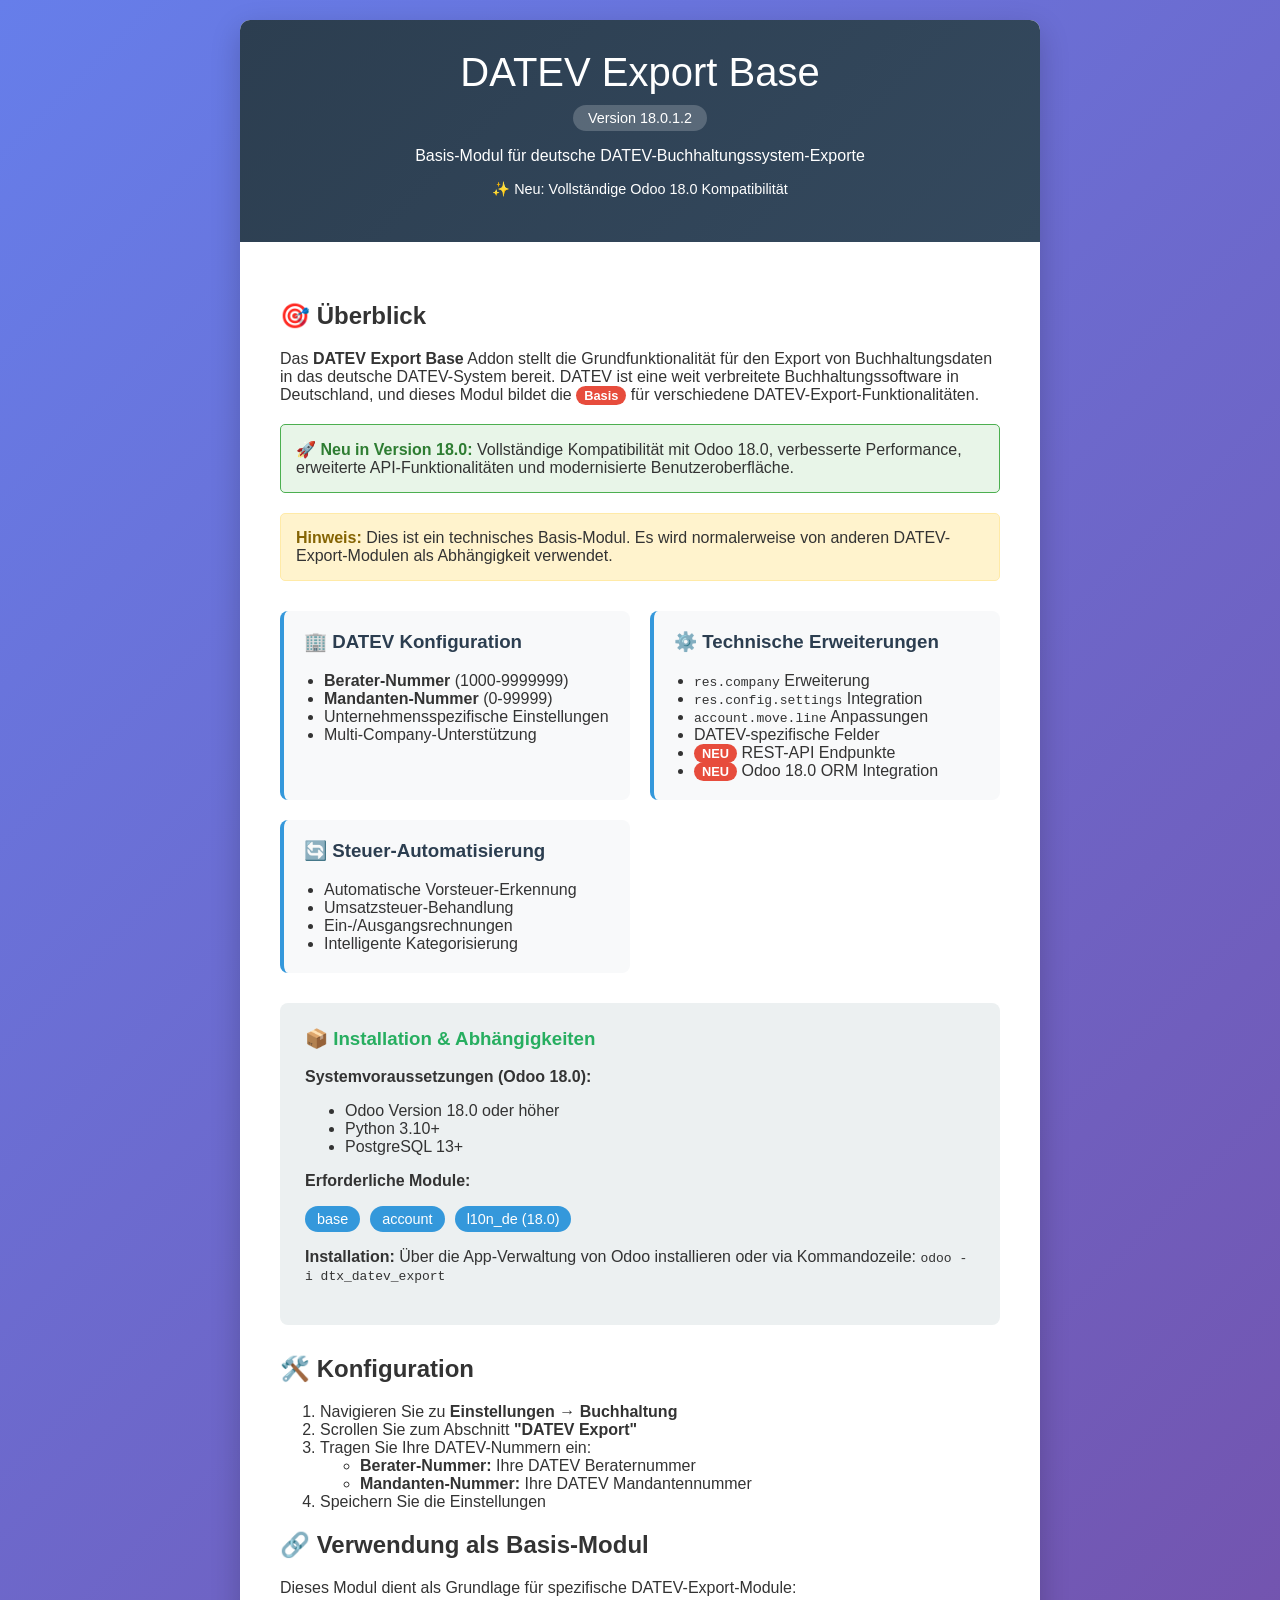
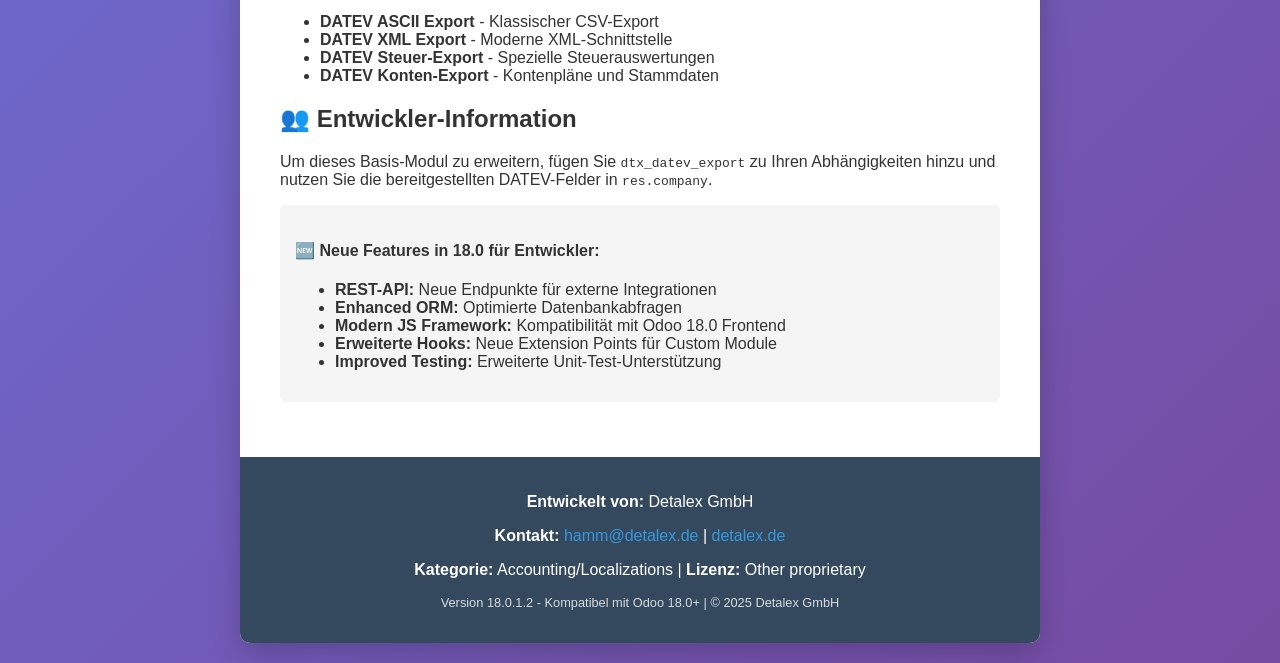
<file: dtx_datev_export/static/description/index.html>
<!DOCTYPE html>
<html>
<head>
    <meta charset="utf-8">
    <meta name="viewport" content="width=device-width, initial-scale=1.0">
    <title>DATEV Export Base</title>
    <style>
        body {
            font-family: 'Segoe UI', Tahoma, Geneva, Verdana, sans-serif;
            margin: 0;
            padding: 20px;
            background: linear-gradient(135deg, #667eea 0%, #764ba2 100%);
            color: #333;
        }
        .container {
            max-width: 800px;
            margin: 0 auto;
            background: white;
            border-radius: 10px;
            box-shadow: 0 10px 30px rgba(0,0,0,0.2);
            overflow: hidden;
        }
        .header {
            background: linear-gradient(135deg, #2c3e50 0%, #34495e 100%);
            color: white;
            padding: 30px;
            text-align: center;
        }
        .header h1 {
            margin: 0;
            font-size: 2.5em;
            font-weight: 300;
        }
        .header .version {
            background: rgba(255,255,255,0.2);
            display: inline-block;
            padding: 5px 15px;
            border-radius: 20px;
            margin-top: 10px;
            font-size: 0.9em;
        }
        .content {
            padding: 40px;
        }
        .feature-grid {
            display: grid;
            grid-template-columns: repeat(auto-fit, minmax(250px, 1fr));
            gap: 20px;
            margin: 30px 0;
        }
        .feature-card {
            background: #f8f9fa;
            padding: 20px;
            border-radius: 8px;
            border-left: 4px solid #3498db;
        }
        .feature-card h3 {
            color: #2c3e50;
            margin-top: 0;
        }
        .feature-card ul {
            margin: 0;
            padding-left: 20px;
        }
        .tech-badge {
            background: #e74c3c;
            color: white;
            padding: 2px 8px;
            border-radius: 12px;
            font-size: 0.8em;
            font-weight: bold;
        }
        .install-section {
            background: #ecf0f1;
            padding: 25px;
            border-radius: 8px;
            margin: 30px 0;
        }
        .install-section h3 {
            color: #27ae60;
            margin-top: 0;
        }
        .dependencies {
            display: flex;
            gap: 10px;
            flex-wrap: wrap;
            margin: 15px 0;
        }
        .dependency {
            background: #3498db;
            color: white;
            padding: 5px 12px;
            border-radius: 20px;
            font-size: 0.9em;
        }
        .footer {
            background: #34495e;
            color: white;
            padding: 20px;
            text-align: center;
        }
        .footer a {
            color: #3498db;
            text-decoration: none;
        }
        .warning-box {
            background: #fff3cd;
            border: 1px solid #ffeaa7;
            border-radius: 5px;
            padding: 15px;
            margin: 20px 0;
        }
        .warning-box strong {
            color: #856404;
        }
    </style>
</head>
<body>
    <div class="container">
        <div class="header">
            <h1>DATEV Export Base</h1>
            <div class="version">Version 18.0.1.2</div>
            <p>Basis-Modul für deutsche DATEV-Buchhaltungssystem-Exporte</p>
            <p style="font-size: 0.9em; margin-top: 10px;">✨ Neu: Vollständige Odoo 18.0 Kompatibilität</p>
        </div>

        <div class="content">
            <h2>🎯 Überblick</h2>
            <p>Das <strong>DATEV Export Base</strong> Addon stellt die Grundfunktionalität für den Export von Buchhaltungsdaten in das deutsche DATEV-System bereit. DATEV ist eine weit verbreitete Buchhaltungssoftware in Deutschland, und dieses Modul bildet die <span class="tech-badge">Basis</span> für verschiedene DATEV-Export-Funktionalitäten.</p>

            <div style="background: #e8f5e8; border: 1px solid #4caf50; border-radius: 5px; padding: 15px; margin: 20px 0;">
                <strong style="color: #2e7d32;">🚀 Neu in Version 18.0:</strong> Vollständige Kompatibilität mit Odoo 18.0, verbesserte Performance, erweiterte API-Funktionalitäten und modernisierte Benutzeroberfläche.
            </div>

            <div class="warning-box">
                <strong>Hinweis:</strong> Dies ist ein technisches Basis-Modul. Es wird normalerweise von anderen DATEV-Export-Modulen als Abhängigkeit verwendet.
            </div>

            <div class="feature-grid">
                <div class="feature-card">
                    <h3>🏢 DATEV Konfiguration</h3>
                    <ul>
                        <li><strong>Berater-Nummer</strong> (1000-9999999)</li>
                        <li><strong>Mandanten-Nummer</strong> (0-99999)</li>
                        <li>Unternehmensspezifische Einstellungen</li>
                        <li>Multi-Company-Unterstützung</li>
                    </ul>
                </div>

                <div class="feature-card">
                    <h3>⚙️ Technische Erweiterungen</h3>
                    <ul>
                        <li><code>res.company</code> Erweiterung</li>
                        <li><code>res.config.settings</code> Integration</li>
                        <li><code>account.move.line</code> Anpassungen</li>
                        <li>DATEV-spezifische Felder</li>
                        <li><span class="tech-badge">NEU</span> REST-API Endpunkte</li>
                        <li><span class="tech-badge">NEU</span> Odoo 18.0 ORM Integration</li>
                    </ul>
                </div>

                <div class="feature-card">
                    <h3>🔄 Steuer-Automatisierung</h3>
                    <ul>
                        <li>Automatische Vorsteuer-Erkennung</li>
                        <li>Umsatzsteuer-Behandlung</li>
                        <li>Ein-/Ausgangsrechnungen</li>
                        <li>Intelligente Kategorisierung</li>
                    </ul>
                </div>
            </div>

            <div class="install-section">
                <h3>📦 Installation & Abhängigkeiten</h3>
                <p><strong>Systemvoraussetzungen (Odoo 18.0):</strong></p>
                <ul style="margin: 10px 0;">
                    <li>Odoo Version 18.0 oder höher</li>
                    <li>Python 3.10+</li>
                    <li>PostgreSQL 13+</li>
                </ul>
                <p><strong>Erforderliche Module:</strong></p>
                <div class="dependencies">
                    <span class="dependency">base</span>
                    <span class="dependency">account</span>
                    <span class="dependency">l10n_de (18.0)</span>
                </div>
                <p><strong>Installation:</strong> Über die App-Verwaltung von Odoo installieren oder via Kommandozeile: <code>odoo -i dtx_datev_export</code></p>
            </div>

            <h2>🛠️ Konfiguration</h2>
            <ol>
                <li>Navigieren Sie zu <strong>Einstellungen → Buchhaltung</strong></li>
                <li>Scrollen Sie zum Abschnitt <strong>"DATEV Export"</strong></li>
                <li>Tragen Sie Ihre DATEV-Nummern ein:
                    <ul>
                        <li><strong>Berater-Nummer:</strong> Ihre DATEV Beraternummer</li>
                        <li><strong>Mandanten-Nummer:</strong> Ihre DATEV Mandantennummer</li>
                    </ul>
                </li>
                <li>Speichern Sie die Einstellungen</li>
            </ol>

            <h2>🔗 Verwendung als Basis-Modul</h2>
            <p>Dieses Modul dient als Grundlage für spezifische DATEV-Export-Module:</p>
            <ul>
                <li><strong>DATEV ASCII Export</strong> - Klassischer CSV-Export</li>
                <li><strong>DATEV XML Export</strong> - Moderne XML-Schnittstelle</li>
                <li><strong>DATEV Steuer-Export</strong> - Spezielle Steuerauswertungen</li>
                <li><strong>DATEV Konten-Export</strong> - Kontenpläne und Stammdaten</li>
            </ul>

            <h2>👥 Entwickler-Information</h2>
            <p>Um dieses Basis-Modul zu erweitern, fügen Sie <code>dtx_datev_export</code> zu Ihren Abhängigkeiten hinzu und nutzen Sie die bereitgestellten DATEV-Felder in <code>res.company</code>.</p>

            <div style="background: #f5f5f5; padding: 15px; border-radius: 5px; margin: 15px 0;">
                <h4>🆕 Neue Features in 18.0 für Entwickler:</h4>
                <ul>
                    <li><strong>REST-API:</strong> Neue Endpunkte für externe Integrationen</li>
                    <li><strong>Enhanced ORM:</strong> Optimierte Datenbankabfragen</li>
                    <li><strong>Modern JS Framework:</strong> Kompatibilität mit Odoo 18.0 Frontend</li>
                    <li><strong>Erweiterte Hooks:</strong> Neue Extension Points für Custom Module</li>
                    <li><strong>Improved Testing:</strong> Erweiterte Unit-Test-Unterstützung</li>
                </ul>
            </div>
        </div>

        <div class="footer">
            <p><strong>Entwickelt von:</strong> Detalex GmbH</p>
            <p><strong>Kontakt:</strong> <a href="mailto:hamm@detalex.de">hamm@detalex.de</a> | <a href="https://detalex.de" target="_blank">detalex.de</a></p>
            <p><strong>Kategorie:</strong> Accounting/Localizations | <strong>Lizenz:</strong> Other proprietary</p>
            <p style="font-size: 0.8em; margin-top: 10px; opacity: 0.8;">Version 18.0.1.2 - Kompatibel mit Odoo 18.0+ | © 2025 Detalex GmbH</p>
        </div>
    </div>
</body>
</html>
</file>
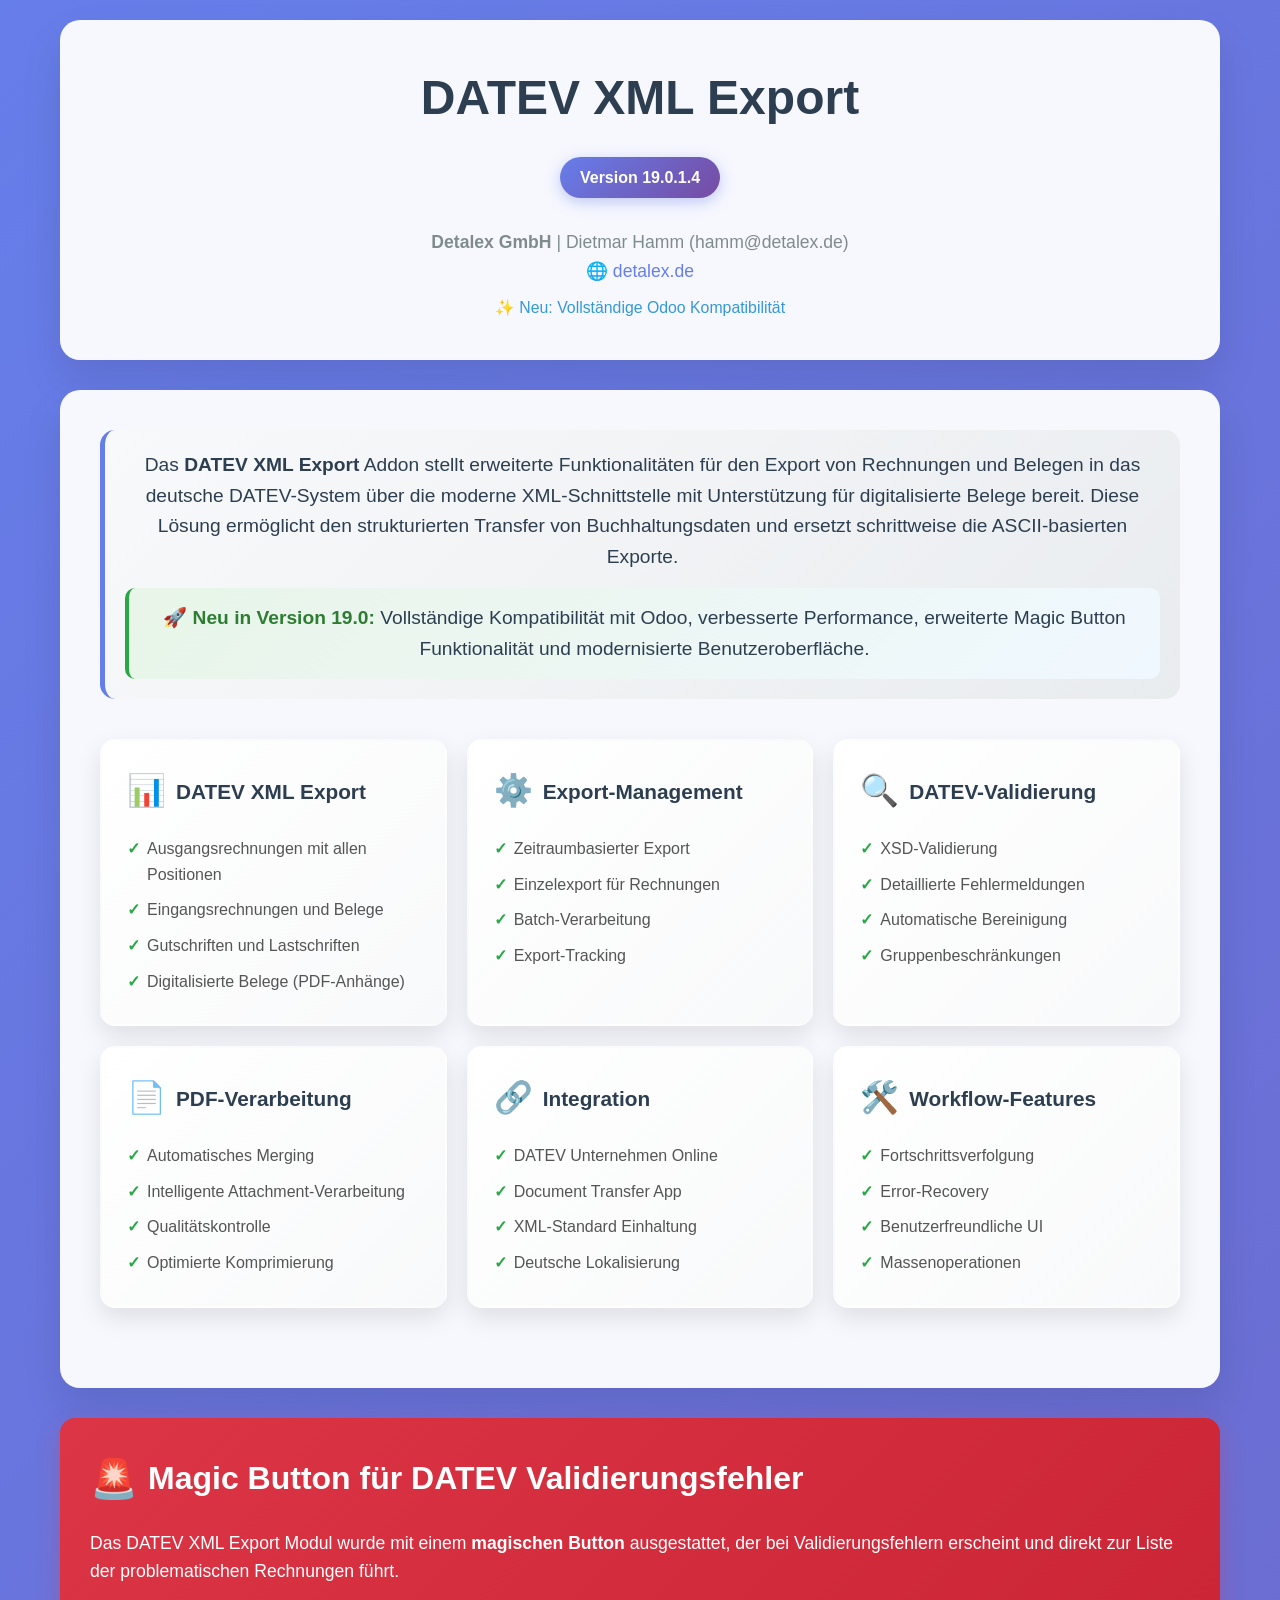
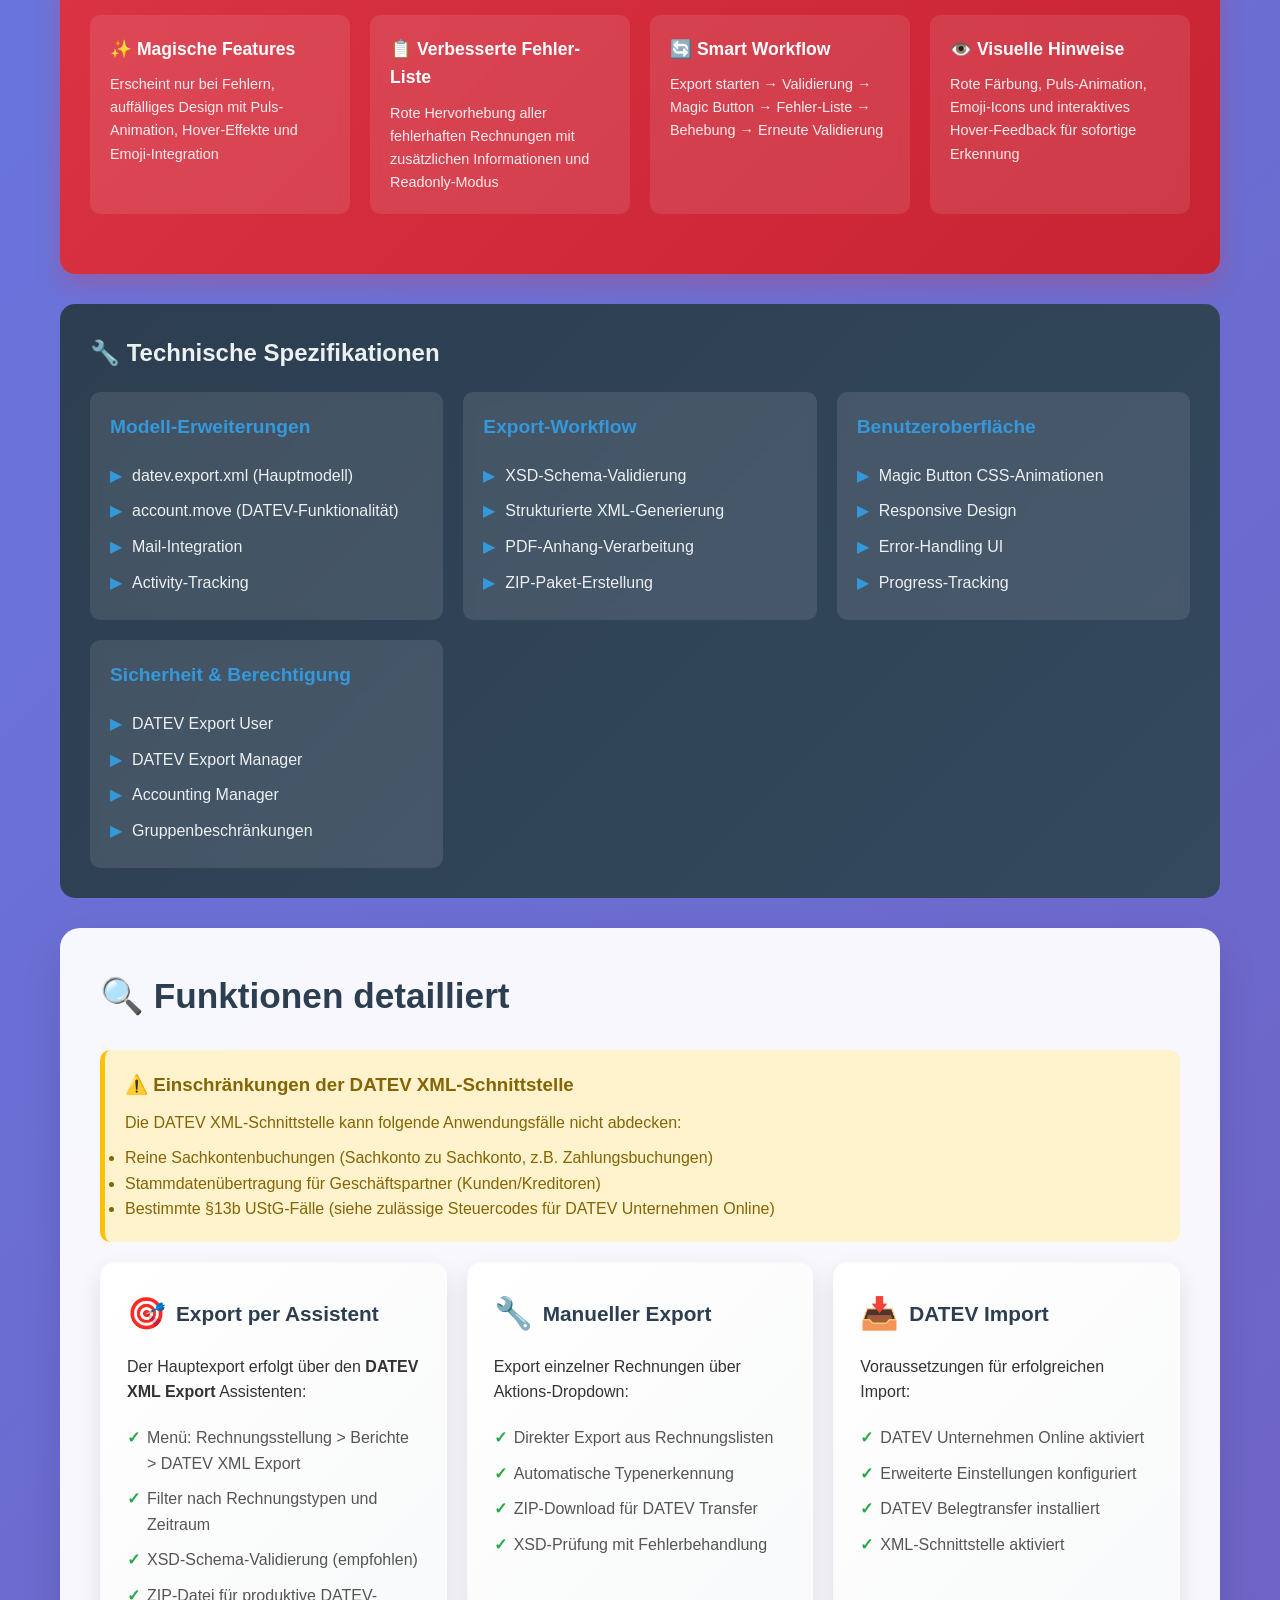
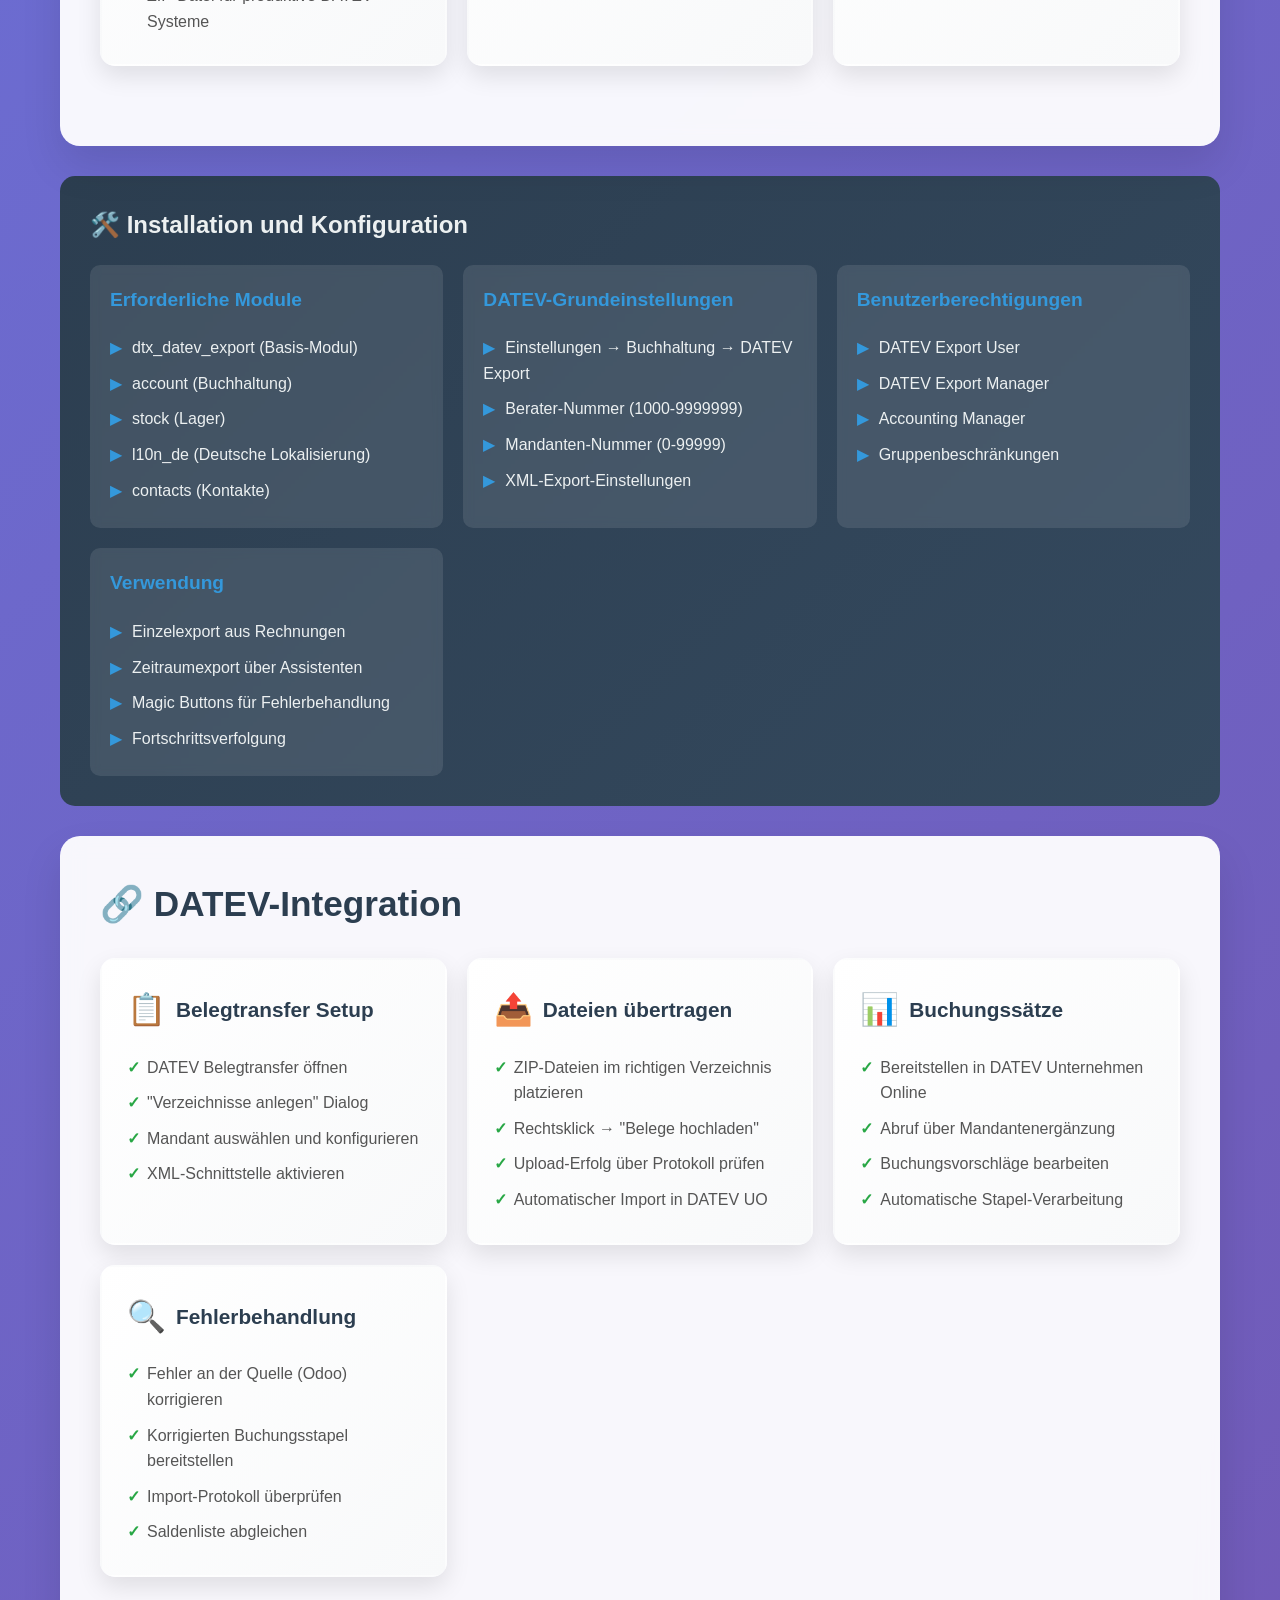
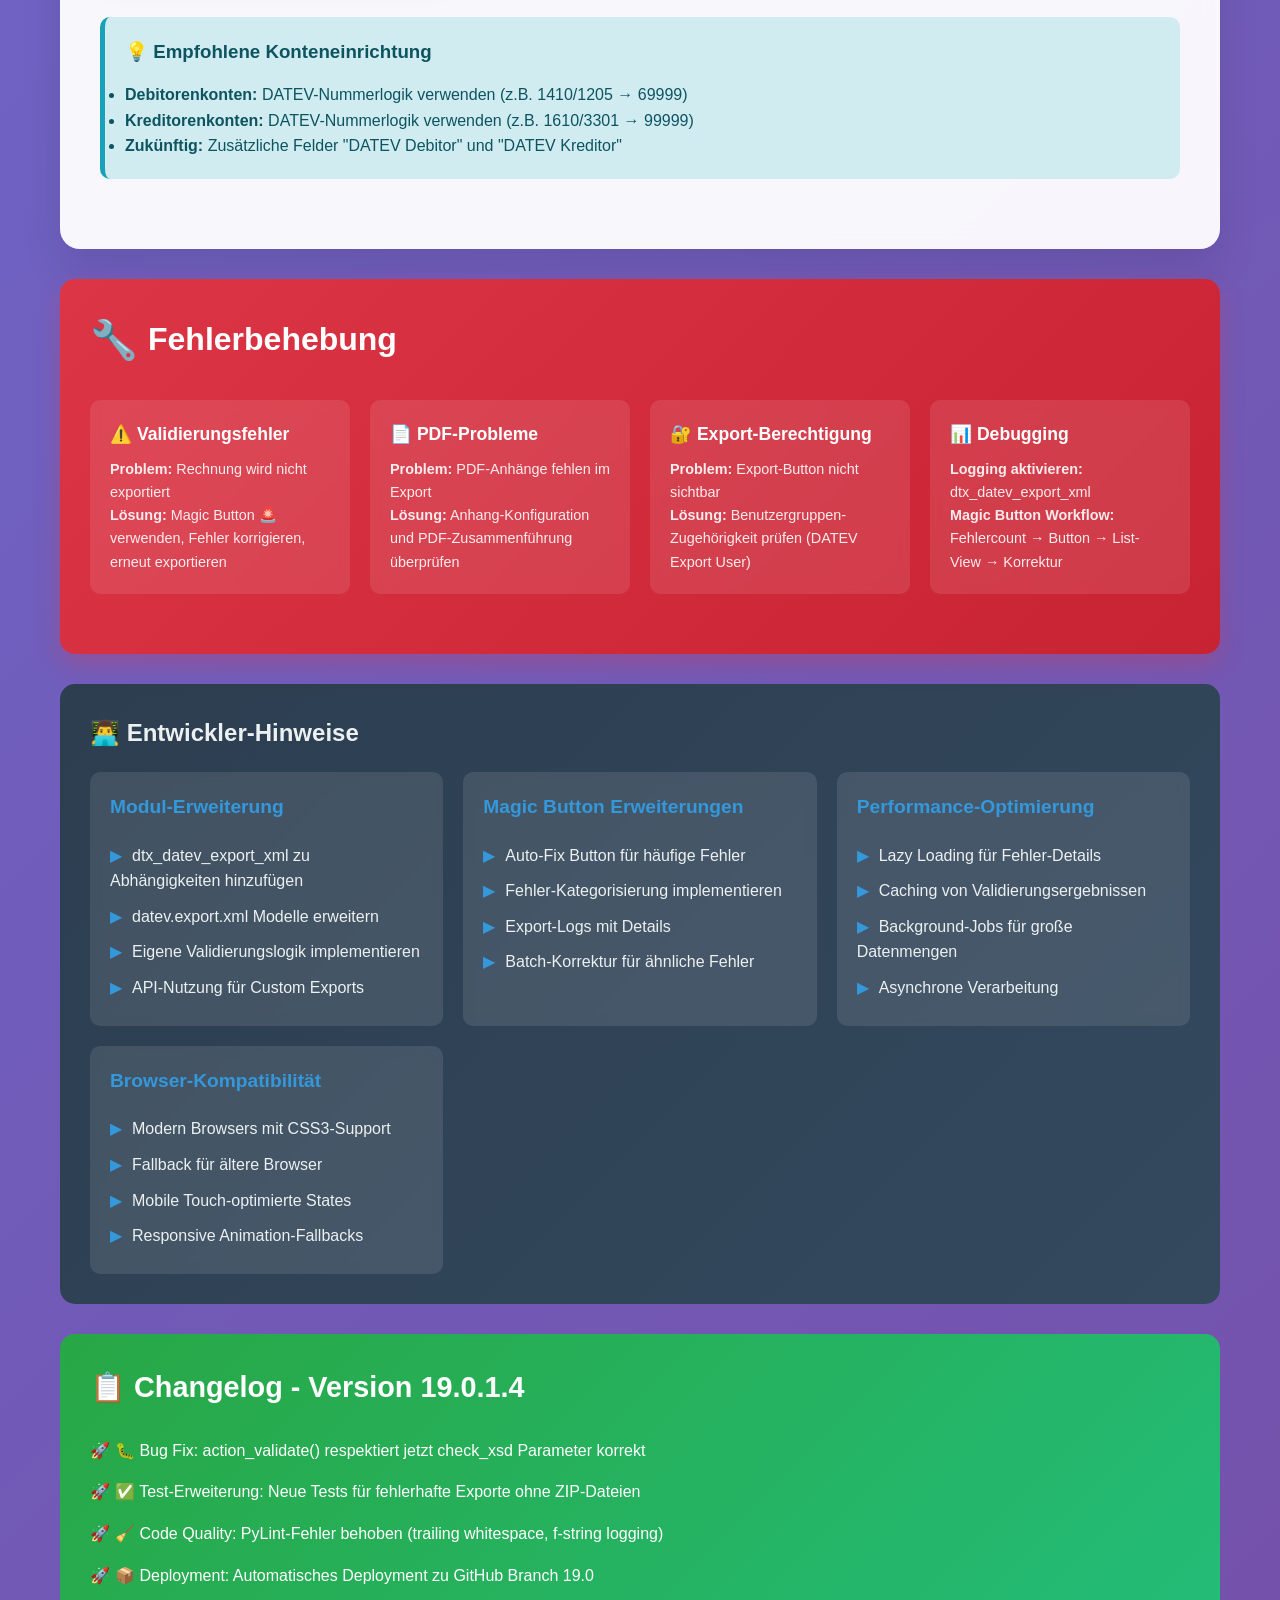
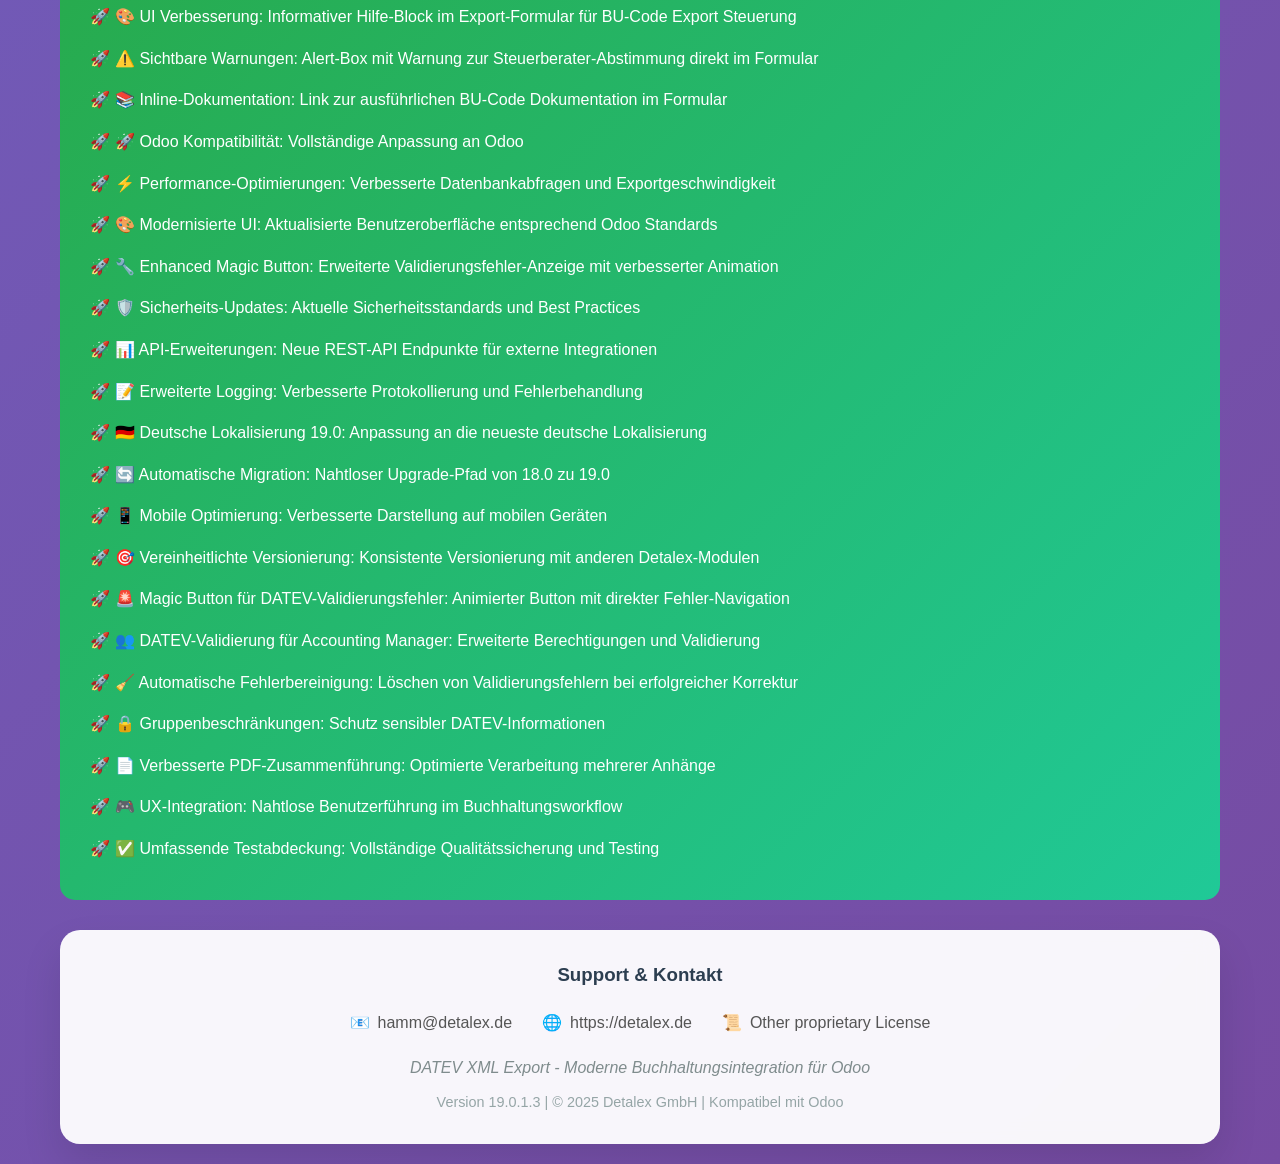
<file: dtx_datev_export_xml/static/description/index.html>
<!DOCTYPE html>
<html lang="de">
<head>
 <meta charset="UTF-8">
 <meta name="viewport" content="width=device-width, initial-scale=1.0">
 <title>DATEV XML Export - Detalex GmbH</title>
 <style>
 * {
 margin: 0;
 padding: 0;
 box-sizing: border-box;
 }

 body {
 font-family: 'Segoe UI', Tahoma, Geneva, Verdana, sans-serif;
 line-height: 1.6;
 color: #333;
 background: linear-gradient(135deg, #667eea 0%, #764ba2 100%);
 min-height: 100vh;
 }

 .container {
 max-width: 1200px;
 margin: 0 auto;
 padding: 20px;
 }

 .header {
 background: rgba(255, 255, 255, 0.95);
 backdrop-filter: blur(10px);
 border-radius: 20px;
 padding: 40px;
 margin-bottom: 30px;
 box-shadow: 0 20px 40px rgba(0, 0, 0, 0.1);
 text-align: center;
 }

 .header h1 {
 color: #2c3e50;
 font-size: 3em;
 margin-bottom: 10px;
 font-weight: 700;
 }

 .version-badge {
 display: inline-block;
 background: linear-gradient(135deg, #667eea, #764ba2);
 color: white;
 padding: 8px 20px;
 border-radius: 25px;
 font-weight: bold;
 margin: 10px;
 box-shadow: 0 4px 15px rgba(102, 126, 234, 0.4);
 }

 .company-info {
 color: #7f8c8d;
 margin-top: 20px;
 font-size: 1.1em;
 }

 .main-content {
 background: rgba(255, 255, 255, 0.95);
 backdrop-filter: blur(10px);
 border-radius: 20px;
 padding: 40px;
 margin-bottom: 30px;
 box-shadow: 0 20px 40px rgba(0, 0, 0, 0.1);
 }

 .description {
 font-size: 1.2em;
 color: #2c3e50;
 margin-bottom: 40px;
 text-align: center;
 padding: 20px;
 background: linear-gradient(135deg, #f8f9fa, #e9ecef);
 border-radius: 15px;
 border-left: 5px solid #667eea;
 }

 .nav-grid {
 display: grid;
 grid-template-columns: repeat(auto-fit, minmax(300px, 1fr));
 gap: 20px;
 margin-bottom: 40px;
 }

 .nav-card {
 background: linear-gradient(135deg, #ffffff, #f8f9fa);
 border-radius: 15px;
 padding: 25px;
 box-shadow: 0 10px 25px rgba(0, 0, 0, 0.1);
 transition: all 0.3s ease;
 cursor: pointer;
 border: 2px solid transparent;
 }

 .nav-card:hover {
 transform: translateY(-5px);
 box-shadow: 0 15px 35px rgba(0, 0, 0, 0.15);
 border-color: #667eea;
 }

 .nav-card h3 {
 color: #2c3e50;
 margin-bottom: 15px;
 font-size: 1.3em;
 display: flex;
 align-items: center;
 }

 .nav-card .icon {
 font-size: 1.5em;
 margin-right: 10px;
 color: #667eea;
 }

 .nav-card ul {
 list-style: none;
 color: #555;
 }

 .nav-card li {
 padding: 5px 0;
 padding-left: 20px;
 position: relative;
 }

 .nav-card li:before {
 content: "✓";
 position: absolute;
 left: 0;
 color: #28a745;
 font-weight: bold;
 }

 .magic-button-section {
 background: linear-gradient(135deg, #dc3545, #c82333);
 color: white;
 border-radius: 15px;
 padding: 30px;
 margin: 30px 0;
 box-shadow: 0 10px 25px rgba(220, 53, 69, 0.3);
 position: relative;
 overflow: hidden;
 }

 .magic-button-section::before {
 content: "";
 position: absolute;
 top: 0;
 left: -100%;
 width: 100%;
 height: 100%;
 background: linear-gradient(90deg, transparent, rgba(255, 255, 255, 0.2), transparent);
 animation: shine 3s infinite;
 }

 @keyframes shine {
 0% { left: -100%; }
 50% { left: 100%; }
 100% { left: 100%; }
 }

 .magic-button-section h2 {
 font-size: 2em;
 margin-bottom: 20px;
 display: flex;
 align-items: center;
 }

 .magic-button-section .emoji {
 font-size: 1.2em;
 margin-right: 10px;
 animation: pulse 2s infinite;
 }

 @keyframes pulse {
 0% { transform: scale(1); }
 50% { transform: scale(1.1); }
 100% { transform: scale(1); }
 }

 .features-grid {
 display: grid;
 grid-template-columns: repeat(auto-fit, minmax(250px, 1fr));
 gap: 20px;
 margin: 30px 0;
 }

 .feature-card {
 background: rgba(255, 255, 255, 0.1);
 border-radius: 10px;
 padding: 20px;
 backdrop-filter: blur(5px);
 }

 .feature-card h4 {
 color: #fff;
 margin-bottom: 10px;
 font-size: 1.1em;
 }

 .feature-card p {
 color: rgba(255, 255, 255, 0.9);
 font-size: 0.9em;
 }

 .tech-specs {
 background: linear-gradient(135deg, #2c3e50, #34495e);
 color: white;
 border-radius: 15px;
 padding: 30px;
 margin: 30px 0;
 }

 .tech-specs h2 {
 margin-bottom: 20px;
 color: #ecf0f1;
 }

 .tech-grid {
 display: grid;
 grid-template-columns: repeat(auto-fit, minmax(300px, 1fr));
 gap: 20px;
 }

 .tech-item {
 background: rgba(255, 255, 255, 0.1);
 border-radius: 10px;
 padding: 20px;
 backdrop-filter: blur(5px);
 }

 .tech-item h4 {
 color: #3498db;
 margin-bottom: 15px;
 font-size: 1.2em;
 }

 .tech-item ul {
 list-style: none;
 }

 .tech-item li {
 padding: 5px 0;
 color: #ecf0f1;
 }

 .tech-item li:before {
 content: "▶";
 margin-right: 10px;
 color: #3498db;
 }

 .footer {
 background: rgba(255, 255, 255, 0.95);
 backdrop-filter: blur(10px);
 border-radius: 20px;
 padding: 30px;
 text-align: center;
 box-shadow: 0 20px 40px rgba(0, 0, 0, 0.1);
 }

 .footer h3 {
 color: #2c3e50;
 margin-bottom: 15px;
 }

 .contact-info {
 display: flex;
 justify-content: center;
 gap: 30px;
 flex-wrap: wrap;
 margin-top: 20px;
 }

 .contact-item {
 display: flex;
 align-items: center;
 color: #555;
 }

 .contact-item .icon {
 margin-right: 8px;
 color: #667eea;
 }

 .responsive-image {
 max-width: 100%;
 height: auto;
 border-radius: 10px;
 box-shadow: 0 10px 25px rgba(0, 0, 0, 0.15);
 margin: 20px 0;
 }

 @media (max-width: 768px) {
 .header h1 {
 font-size: 2em;
 }

 .nav-grid {
 grid-template-columns: 1fr;
 }

 .contact-info {
 flex-direction: column;
 gap: 15px;
 }
 }

 .changelog {
 background: linear-gradient(135deg, #28a745, #20c997);
 color: white;
 border-radius: 15px;
 padding: 30px;
 margin: 30px 0;
 }

 .changelog h2 {
 margin-bottom: 20px;
 font-size: 1.8em;
 }

 .changelog ul {
 list-style: none;
 }

 .changelog li {
 padding: 8px 0;
 padding-left: 25px;
 position: relative;
 }

 .changelog li:before {
 content: "🚀";
 position: absolute;
 left: 0;
 }
 </style>
</head>
<body>
 <div class="container">
 <!-- Header -->
 <div class="header">
 <h1>DATEV XML Export</h1>
 <div class="version-badge">Version 19.0.1.4</div>
 <div class="company-info">
 <strong>Detalex GmbH</strong> | Dietmar Hamm (hamm@detalex.de)<br>
 <a href="https://detalex.de/odoo-datev" target="_blank" style="color: #667eea; text-decoration: none;">🌐 detalex.de</a>
 <div style="margin-top: 10px; font-size: 0.9em; color: #3498db;">
 ✨ Neu: Vollständige Odoo Kompatibilität
 </div>
 </div>
 </div>

 <!-- Main Description -->
 <div class="main-content">
 <div class="description">
 Das <strong>DATEV XML Export</strong> Addon stellt erweiterte Funktionalitäten für den Export von Rechnungen und Belegen in das deutsche DATEV-System über die moderne XML-Schnittstelle mit Unterstützung für digitalisierte Belege bereit. Diese Lösung ermöglicht den strukturierten Transfer von Buchhaltungsdaten und ersetzt schrittweise die ASCII-basierten Exporte.
 <div style="margin-top: 15px; padding: 15px; background: linear-gradient(135deg, #e8f5e8, #f0f8ff); border-radius: 10px; border-left: 4px solid #28a745;">
 <strong style="color: #2e7d32;">🚀 Neu in Version 19.0:</strong> Vollständige Kompatibilität mit Odoo, verbesserte Performance, erweiterte Magic Button Funktionalität und modernisierte Benutzeroberfläche.
 </div>
 </div>

 <!-- Navigation Grid -->
 <div class="nav-grid">
 <div class="nav-card">
 <h3><span class="icon">📊</span>DATEV XML Export</h3>
 <ul>
 <li>Ausgangsrechnungen mit allen Positionen</li>
 <li>Eingangsrechnungen und Belege</li>
 <li>Gutschriften und Lastschriften</li>
 <li>Digitalisierte Belege (PDF-Anhänge)</li>
 </ul>
 </div>

 <div class="nav-card">
 <h3><span class="icon">⚙️</span>Export-Management</h3>
 <ul>
 <li>Zeitraumbasierter Export</li>
 <li>Einzelexport für Rechnungen</li>
 <li>Batch-Verarbeitung</li>
 <li>Export-Tracking</li>
 </ul>
 </div>

 <div class="nav-card">
 <h3><span class="icon">🔍</span>DATEV-Validierung</h3>
 <ul>
 <li>XSD-Validierung</li>
 <li>Detaillierte Fehlermeldungen</li>
 <li>Automatische Bereinigung</li>
 <li>Gruppenbeschränkungen</li>
 </ul>
 </div>

 <div class="nav-card">
 <h3><span class="icon">📄</span>PDF-Verarbeitung</h3>
 <ul>
 <li>Automatisches Merging</li>
 <li>Intelligente Attachment-Verarbeitung</li>
 <li>Qualitätskontrolle</li>
 <li>Optimierte Komprimierung</li>
 </ul>
 </div>

 <div class="nav-card">
 <h3><span class="icon">🔗</span>Integration</h3>
 <ul>
 <li>DATEV Unternehmen Online</li>
 <li>Document Transfer App</li>
 <li>XML-Standard Einhaltung</li>
 <li>Deutsche Lokalisierung</li>
 </ul>
 </div>

 <div class="nav-card">
 <h3><span class="icon">🛠️</span>Workflow-Features</h3>
 <ul>
 <li>Fortschrittsverfolgung</li>
 <li>Error-Recovery</li>
 <li>Benutzerfreundliche UI</li>
 <li>Massenoperationen</li>
 </ul>
 </div>
 </div>
 </div>

 <!-- Magic Button Section -->
 <div class="magic-button-section">
 <h2><span class="emoji">🚨</span>Magic Button für DATEV Validierungsfehler</h2>
 <p style="font-size: 1.1em; margin-bottom: 20px;">
 Das DATEV XML Export Modul wurde mit einem <strong>magischen Button</strong> ausgestattet, der bei Validierungsfehlern erscheint und direkt zur Liste der problematischen Rechnungen führt.
 </p>

 <div class="features-grid">
 <div class="feature-card">
 <h4>✨ Magische Features</h4>
 <p>Erscheint nur bei Fehlern, auffälliges Design mit Puls-Animation, Hover-Effekte und Emoji-Integration</p>
 </div>

 <div class="feature-card">
 <h4>📋 Verbesserte Fehler-Liste</h4>
 <p>Rote Hervorhebung aller fehlerhaften Rechnungen mit zusätzlichen Informationen und Readonly-Modus</p>
 </div>

 <div class="feature-card">
 <h4>🔄 Smart Workflow</h4>
 <p>Export starten → Validierung → Magic Button → Fehler-Liste → Behebung → Erneute Validierung</p>
 </div>

 <div class="feature-card">
 <h4>👁️ Visuelle Hinweise</h4>
 <p>Rote Färbung, Puls-Animation, Emoji-Icons und interaktives Hover-Feedback für sofortige Erkennung</p>
 </div>
 </div>
 </div>

 <!-- Technical Specifications -->
 <div class="tech-specs">
 <h2>🔧 Technische Spezifikationen</h2>
 <div class="tech-grid">
 <div class="tech-item">
 <h4>Modell-Erweiterungen</h4>
 <ul>
 <li>datev.export.xml (Hauptmodell)</li>
 <li>account.move (DATEV-Funktionalität)</li>
 <li>Mail-Integration</li>
 <li>Activity-Tracking</li>
 </ul>
 </div>

 <div class="tech-item">
 <h4>Export-Workflow</h4>
 <ul>
 <li>XSD-Schema-Validierung</li>
 <li>Strukturierte XML-Generierung</li>
 <li>PDF-Anhang-Verarbeitung</li>
 <li>ZIP-Paket-Erstellung</li>
 </ul>
 </div>

 <div class="tech-item">
 <h4>Benutzeroberfläche</h4>
 <ul>
 <li>Magic Button CSS-Animationen</li>
 <li>Responsive Design</li>
 <li>Error-Handling UI</li>
 <li>Progress-Tracking</li>
 </ul>
 </div>

 <div class="tech-item">
 <h4>Sicherheit & Berechtigung</h4>
 <ul>
 <li>DATEV Export User</li>
 <li>DATEV Export Manager</li>
 <li>Accounting Manager</li>
 <li>Gruppenbeschränkungen</li>
 </ul>
 </div>
 </div>
 </div>

 <!-- Detaillierte Funktionen -->
 <div class="main-content">
 <h2 style="color: #2c3e50; margin-bottom: 25px; font-size: 2.2em;">🔍 Funktionen detailliert</h2>

 <div style="background: #fff3cd; border-left: 5px solid #ffc107; padding: 20px; margin: 20px 0; border-radius: 10px;">
 <h3 style="color: #856404; margin-bottom: 10px;">⚠️ Einschränkungen der DATEV XML-Schnittstelle</h3>
 <p style="color: #856404;">Die DATEV XML-Schnittstelle kann folgende Anwendungsfälle nicht abdecken:</p>
 <ul style="margin-top: 10px; color: #856404;">
 <li>Reine Sachkontenbuchungen (Sachkonto zu Sachkonto, z.B. Zahlungsbuchungen)</li>
 <li>Stammdatenübertragung für Geschäftspartner (Kunden/Kreditoren)</li>
 <li>Bestimmte §13b UStG-Fälle (siehe zulässige Steuercodes für DATEV Unternehmen Online)</li>
 </ul>
 </div>

 <div class="nav-grid">
 <div class="nav-card">
 <h3><span class="icon">🎯</span>Export per Assistent</h3>
 <p style="margin-bottom: 15px;">Der Hauptexport erfolgt über den <strong>DATEV XML Export</strong> Assistenten:</p>
 <ul>
 <li>Menü: Rechnungsstellung > Berichte > DATEV XML Export</li>
 <li>Filter nach Rechnungstypen und Zeitraum</li>
 <li>XSD-Schema-Validierung (empfohlen)</li>
 <li>ZIP-Datei für produktive DATEV-Systeme</li>
 </ul>
 </div>

 <div class="nav-card">
 <h3><span class="icon">🔧</span>Manueller Export</h3>
 <p style="margin-bottom: 15px;">Export einzelner Rechnungen über Aktions-Dropdown:</p>
 <ul>
 <li>Direkter Export aus Rechnungslisten</li>
 <li>Automatische Typenerkennung</li>
 <li>ZIP-Download für DATEV Transfer</li>
 <li>XSD-Prüfung mit Fehlerbehandlung</li>
 </ul>
 </div>

 <div class="nav-card">
 <h3><span class="icon">📥</span>DATEV Import</h3>
 <p style="margin-bottom: 15px;">Voraussetzungen für erfolgreichen Import:</p>
 <ul>
 <li>DATEV Unternehmen Online aktiviert</li>
 <li>Erweiterte Einstellungen konfiguriert</li>
 <li>DATEV Belegtransfer installiert</li>
 <li>XML-Schnittstelle aktiviert</li>
 </ul>
 </div>
 </div>
 </div>

 <!-- Installation und Konfiguration -->
 <div class="tech-specs">
 <h2>🛠️ Installation und Konfiguration</h2>
 <div class="tech-grid">
 <div class="tech-item">
 <h4>Erforderliche Module</h4>
 <ul>
 <li>dtx_datev_export (Basis-Modul)</li>
 <li>account (Buchhaltung)</li>
 <li>stock (Lager)</li>
 <li>l10n_de (Deutsche Lokalisierung)</li>
 <li>contacts (Kontakte)</li>
 </ul>
 </div>

 <div class="tech-item">
 <h4>DATEV-Grundeinstellungen</h4>
 <ul>
 <li>Einstellungen → Buchhaltung → DATEV Export</li>
 <li>Berater-Nummer (1000-9999999)</li>
 <li>Mandanten-Nummer (0-99999)</li>
 <li>XML-Export-Einstellungen</li>
 </ul>
 </div>

 <div class="tech-item">
 <h4>Benutzerberechtigungen</h4>
 <ul>
 <li>DATEV Export User</li>
 <li>DATEV Export Manager</li>
 <li>Accounting Manager</li>
 <li>Gruppenbeschränkungen</li>
 </ul>
 </div>

 <div class="tech-item">
 <h4>Verwendung</h4>
 <ul>
 <li>Einzelexport aus Rechnungen</li>
 <li>Zeitraumexport über Assistenten</li>
 <li>Magic Buttons für Fehlerbehandlung</li>
 <li>Fortschrittsverfolgung</li>
 </ul>
 </div>
 </div>
 </div>

 <!-- DATEV Integration -->
 <div class="main-content">
 <h2 style="color: #2c3e50; margin-bottom: 25px; font-size: 2.2em;">🔗 DATEV-Integration</h2>

 <div class="nav-grid">
 <div class="nav-card">
 <h3><span class="icon">📋</span>Belegtransfer Setup</h3>
 <ul>
 <li>DATEV Belegtransfer öffnen</li>
 <li>"Verzeichnisse anlegen" Dialog</li>
 <li>Mandant auswählen und konfigurieren</li>
 <li>XML-Schnittstelle aktivieren</li>
 </ul>
 </div>

 <div class="nav-card">
 <h3><span class="icon">📤</span>Dateien übertragen</h3>
 <ul>
 <li>ZIP-Dateien im richtigen Verzeichnis platzieren</li>
 <li>Rechtsklick → "Belege hochladen"</li>
 <li>Upload-Erfolg über Protokoll prüfen</li>
 <li>Automatischer Import in DATEV UO</li>
 </ul>
 </div>

 <div class="nav-card">
 <h3><span class="icon">📊</span>Buchungssätze</h3>
 <ul>
 <li>Bereitstellen in DATEV Unternehmen Online</li>
 <li>Abruf über Mandantenergänzung</li>
 <li>Buchungsvorschläge bearbeiten</li>
 <li>Automatische Stapel-Verarbeitung</li>
 </ul>
 </div>

 <div class="nav-card">
 <h3><span class="icon">🔍</span>Fehlerbehandlung</h3>
 <ul>
 <li>Fehler an der Quelle (Odoo) korrigieren</li>
 <li>Korrigierten Buchungsstapel bereitstellen</li>
 <li>Import-Protokoll überprüfen</li>
 <li>Saldenliste abgleichen</li>
 </ul>
 </div>
 </div>

 <div style="background: #d1ecf1; border-left: 5px solid #17a2b8; padding: 20px; margin: 30px 0; border-radius: 10px;">
 <h3 style="color: #0c5460; margin-bottom: 15px;">💡 Empfohlene Konteneinrichtung</h3>
 <ul style="color: #0c5460;">
 <li><strong>Debitorenkonten:</strong> DATEV-Nummerlogik verwenden (z.B. 1410/1205 → 69999)</li>
 <li><strong>Kreditorenkonten:</strong> DATEV-Nummerlogik verwenden (z.B. 1610/3301 → 99999)</li>
 <li><strong>Zukünftig:</strong> Zusätzliche Felder "DATEV Debitor" und "DATEV Kreditor"</li>
 </ul>
 </div>
 </div>

 <!-- Fehlerbehebung -->
 <div class="magic-button-section">
 <h2><span class="emoji">🔧</span>Fehlerbehebung</h2>

 <div class="features-grid">
 <div class="feature-card">
 <h4>⚠️ Validierungsfehler</h4>
 <p><strong>Problem:</strong> Rechnung wird nicht exportiert<br>
 <strong>Lösung:</strong> Magic Button 🚨 verwenden, Fehler korrigieren, erneut exportieren</p>
 </div>

 <div class="feature-card">
 <h4>📄 PDF-Probleme</h4>
 <p><strong>Problem:</strong> PDF-Anhänge fehlen im Export<br>
 <strong>Lösung:</strong> Anhang-Konfiguration und PDF-Zusammenführung überprüfen</p>
 </div>

 <div class="feature-card">
 <h4>🔐 Export-Berechtigung</h4>
 <p><strong>Problem:</strong> Export-Button nicht sichtbar<br>
 <strong>Lösung:</strong> Benutzergruppen-Zugehörigkeit prüfen (DATEV Export User)</p>
 </div>

 <div class="feature-card">
 <h4>📊 Debugging</h4>
 <p><strong>Logging aktivieren:</strong> dtx_datev_export_xml<br>
 <strong>Magic Button Workflow:</strong> Fehlercount → Button → List-View → Korrektur</p>
 </div>
 </div>
 </div>

 <!-- Entwickler-Hinweise -->
 <div class="tech-specs">
 <h2>👨‍💻 Entwickler-Hinweise</h2>
 <div class="tech-grid">
 <div class="tech-item">
 <h4>Modul-Erweiterung</h4>
 <ul>
 <li>dtx_datev_export_xml zu Abhängigkeiten hinzufügen</li>
 <li>datev.export.xml Modelle erweitern</li>
 <li>Eigene Validierungslogik implementieren</li>
 <li>API-Nutzung für Custom Exports</li>
 </ul>
 </div>

 <div class="tech-item">
 <h4>Magic Button Erweiterungen</h4>
 <ul>
 <li>Auto-Fix Button für häufige Fehler</li>
 <li>Fehler-Kategorisierung implementieren</li>
 <li>Export-Logs mit Details</li>
 <li>Batch-Korrektur für ähnliche Fehler</li>
 </ul>
 </div>

 <div class="tech-item">
 <h4>Performance-Optimierung</h4>
 <ul>
 <li>Lazy Loading für Fehler-Details</li>
 <li>Caching von Validierungsergebnissen</li>
 <li>Background-Jobs für große Datenmengen</li>
 <li>Asynchrone Verarbeitung</li>
 </ul>
 </div>

 <div class="tech-item">
 <h4>Browser-Kompatibilität</h4>
 <ul>
 <li>Modern Browsers mit CSS3-Support</li>
 <li>Fallback für ältere Browser</li>
 <li>Mobile Touch-optimierte States</li>
 <li>Responsive Animation-Fallbacks</li>
 </ul>
 </div>
 </div>
 </div>

 <!-- Changelog -->
 <div class="changelog">
 <h2>📋 Changelog - Version 19.0.1.4</h2>
 <ul>
 <li>🐛 Bug Fix: action_validate() respektiert jetzt check_xsd Parameter korrekt</li>
 <li>✅ Test-Erweiterung: Neue Tests für fehlerhafte Exporte ohne ZIP-Dateien</li>
 <li>🧹 Code Quality: PyLint-Fehler behoben (trailing whitespace, f-string logging)</li>
 <li>📦 Deployment: Automatisches Deployment zu GitHub Branch 19.0</li>
 <li>🎨 UI Verbesserung: Informativer Hilfe-Block im Export-Formular für BU-Code Export Steuerung</li>
 <li>⚠️ Sichtbare Warnungen: Alert-Box mit Warnung zur Steuerberater-Abstimmung direkt im Formular</li>
 <li>📚 Inline-Dokumentation: Link zur ausführlichen BU-Code Dokumentation im Formular</li>
 <li>🚀 Odoo Kompatibilität: Vollständige Anpassung an Odoo</li>
 <li>⚡ Performance-Optimierungen: Verbesserte Datenbankabfragen und Exportgeschwindigkeit</li>
 <li>🎨 Modernisierte UI: Aktualisierte Benutzeroberfläche entsprechend Odoo Standards</li>
 <li>🔧 Enhanced Magic Button: Erweiterte Validierungsfehler-Anzeige mit verbesserter Animation</li>
 <li>🛡️ Sicherheits-Updates: Aktuelle Sicherheitsstandards und Best Practices</li>
 <li>📊 API-Erweiterungen: Neue REST-API Endpunkte für externe Integrationen</li>
 <li>📝 Erweiterte Logging: Verbesserte Protokollierung und Fehlerbehandlung</li>
 <li>🇩🇪 Deutsche Lokalisierung 19.0: Anpassung an die neueste deutsche Lokalisierung</li>
 <li>🔄 Automatische Migration: Nahtloser Upgrade-Pfad von 18.0 zu 19.0</li>
 <li>📱 Mobile Optimierung: Verbesserte Darstellung auf mobilen Geräten</li>
 <li>🎯 Vereinheitlichte Versionierung: Konsistente Versionierung mit anderen Detalex-Modulen</li>
 <li>🚨 Magic Button für DATEV-Validierungsfehler: Animierter Button mit direkter Fehler-Navigation</li>
 <li>👥 DATEV-Validierung für Accounting Manager: Erweiterte Berechtigungen und Validierung</li>
 <li>🧹 Automatische Fehlerbereinigung: Löschen von Validierungsfehlern bei erfolgreicher Korrektur</li>
 <li>🔒 Gruppenbeschränkungen: Schutz sensibler DATEV-Informationen</li>
 <li>📄 Verbesserte PDF-Zusammenführung: Optimierte Verarbeitung mehrerer Anhänge</li>
 <li>🎮 UX-Integration: Nahtlose Benutzerführung im Buchhaltungsworkflow</li>
 <li>✅ Umfassende Testabdeckung: Vollständige Qualitätssicherung und Testing</li>
 </ul>
 </div>

 <!-- Footer -->
 <div class="footer">
 <h3>Support & Kontakt</h3>
 <div class="contact-info">
 <div class="contact-item">
 <span class="icon">📧</span>
 <span>hamm@detalex.de</span>
 </div>
 <div class="contact-item">
 <span class="icon">🌐</span>
 <span>https://detalex.de</span>
 </div>
 <div class="contact-item">
 <span class="icon">📜</span>
 <span>Other proprietary License</span>
 </div>
 </div>
 <p style="margin-top: 20px; color: #7f8c8d; font-style: italic;">
 DATEV XML Export - Moderne Buchhaltungsintegration für Odoo
 </p>
 <p style="margin-top: 10px; color: #95a5a6; font-size: 0.9em;">
 Version 19.0.1.3 | © 2025 Detalex GmbH | Kompatibel mit Odoo
 </p>
 </div>
 </div>
</body>
</html>
</file>
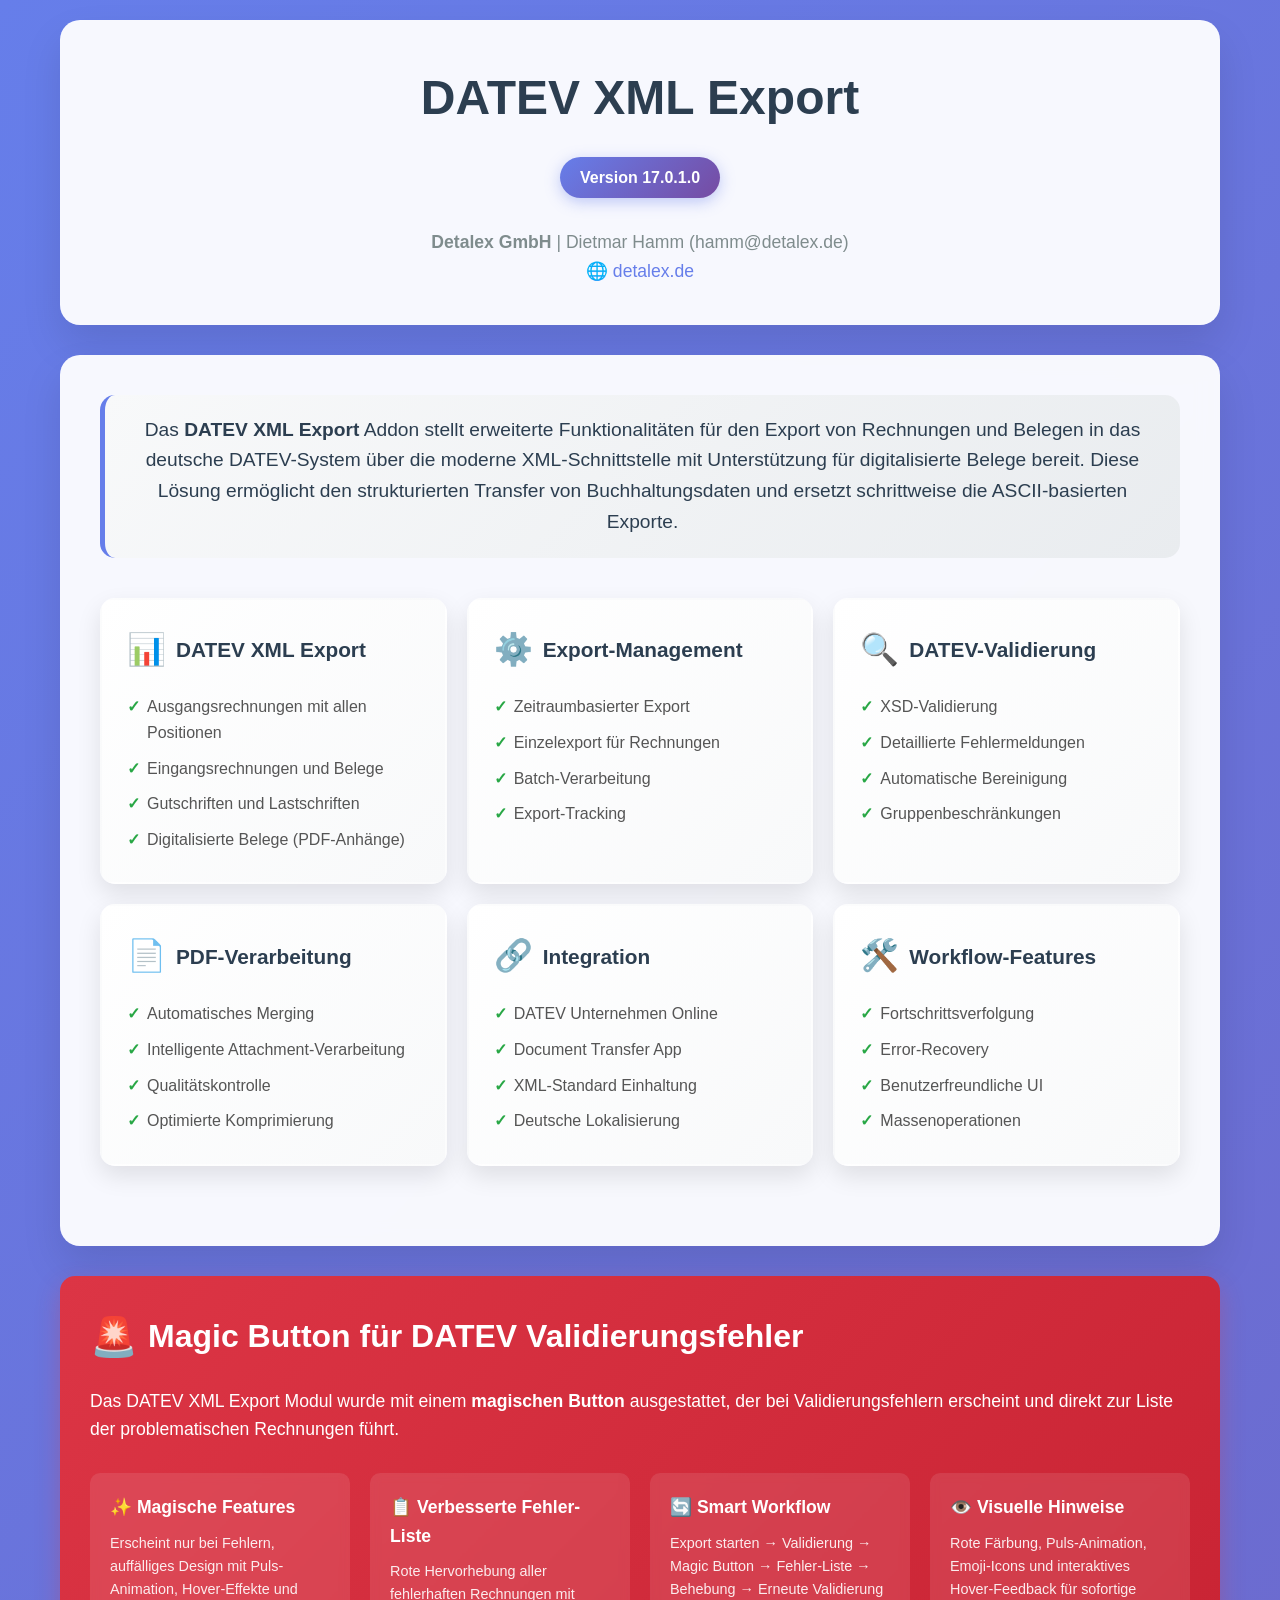
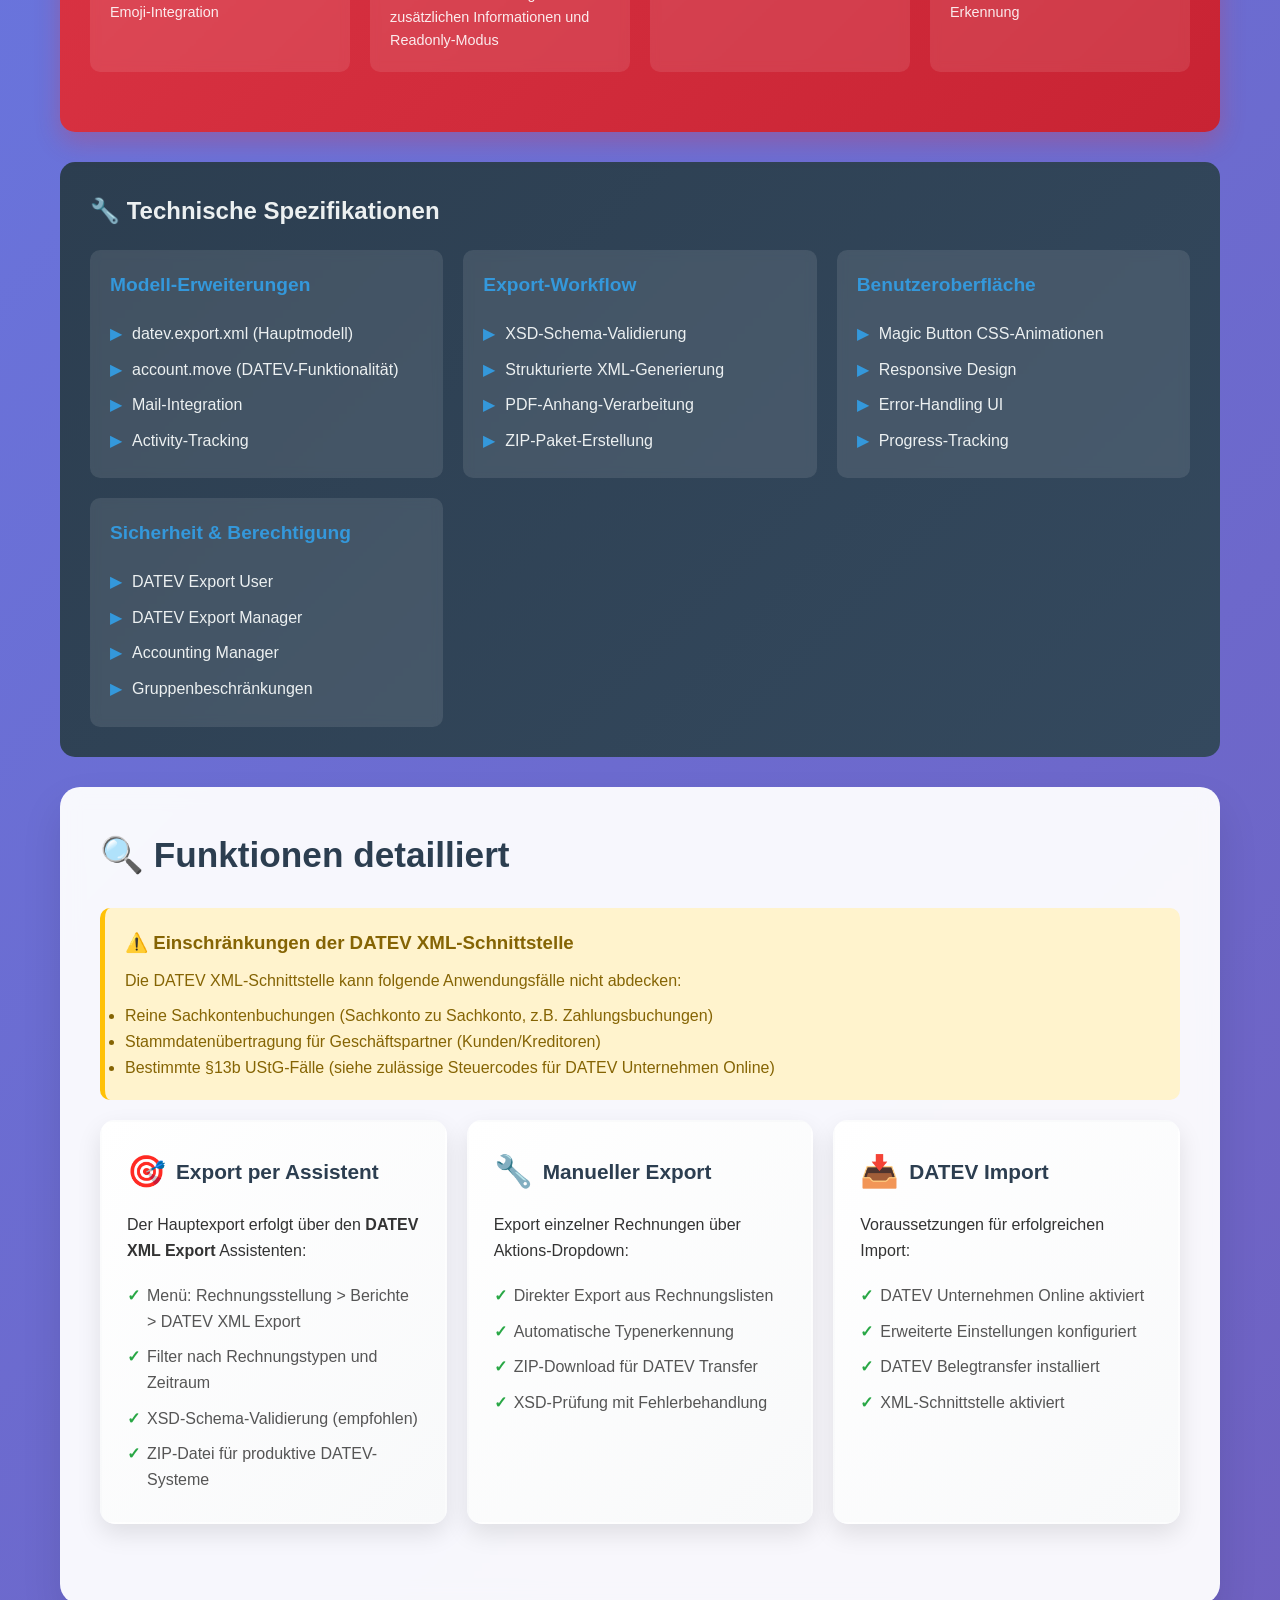
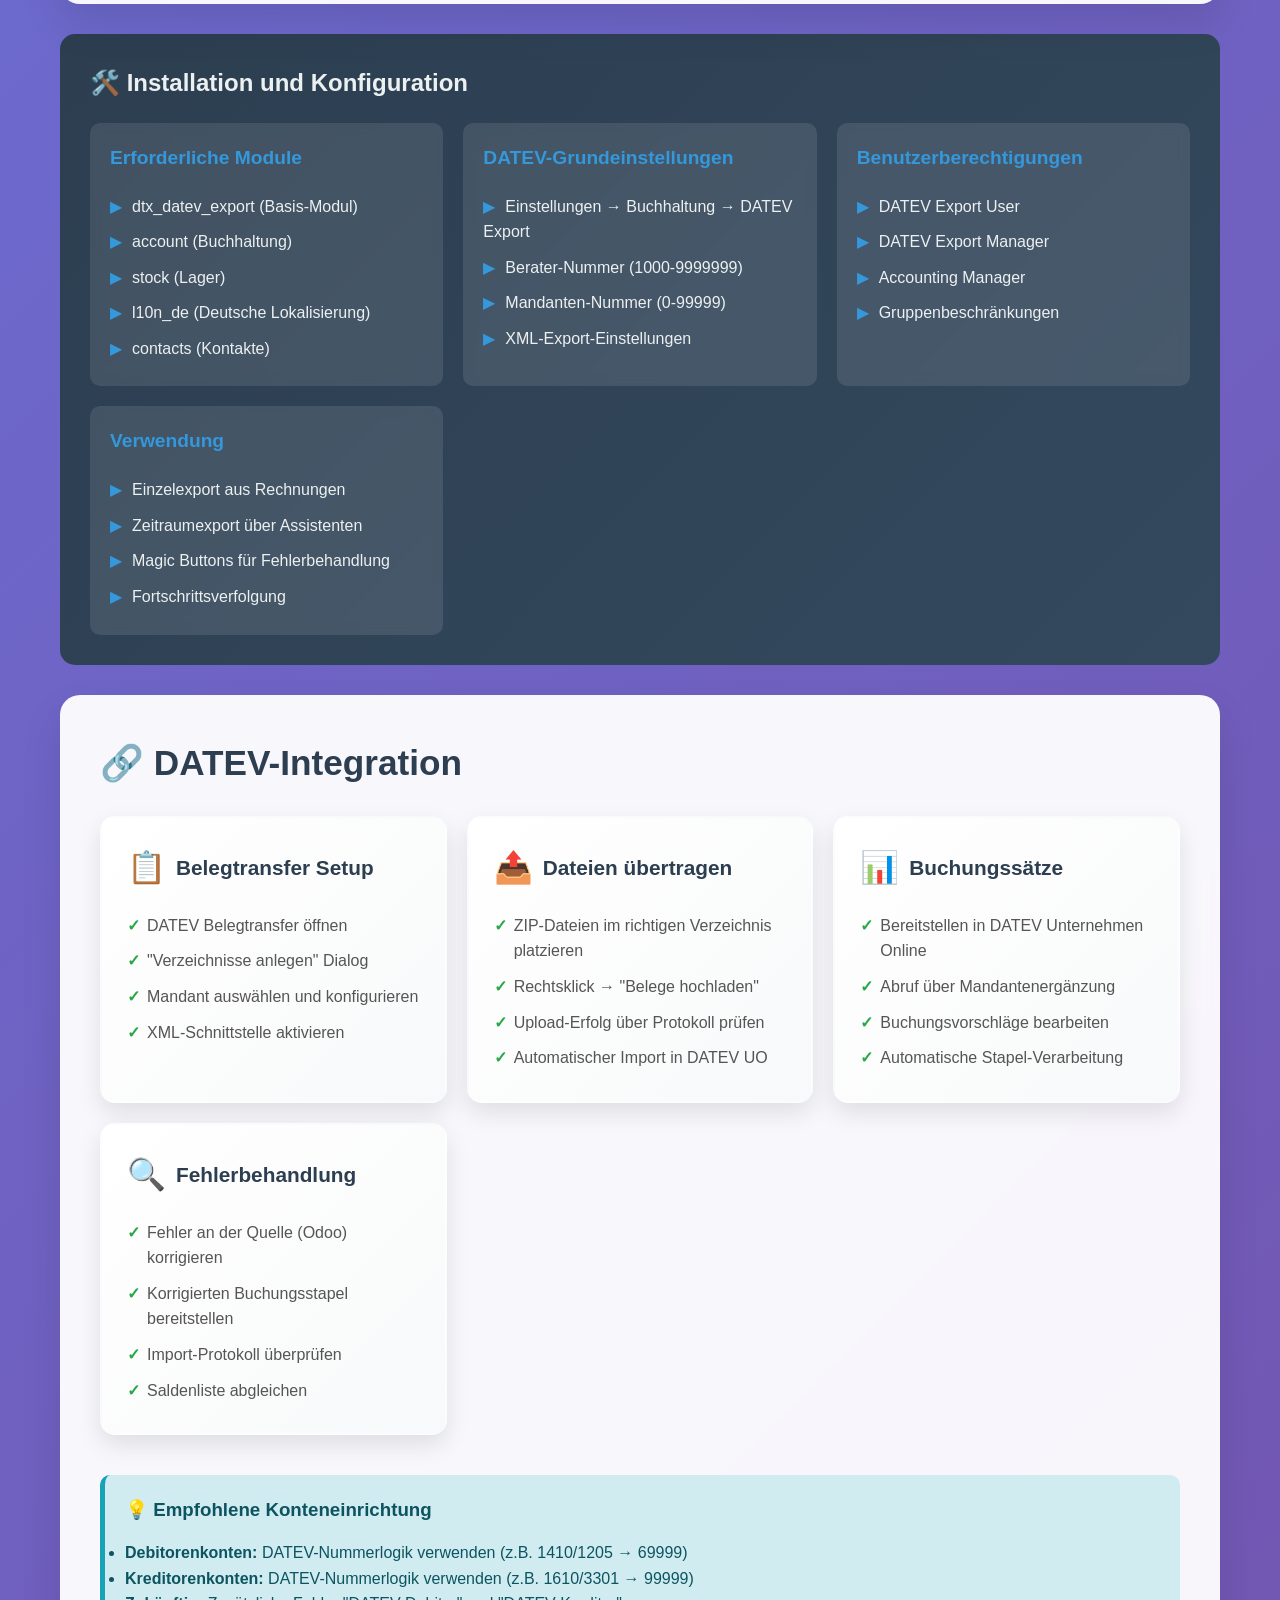
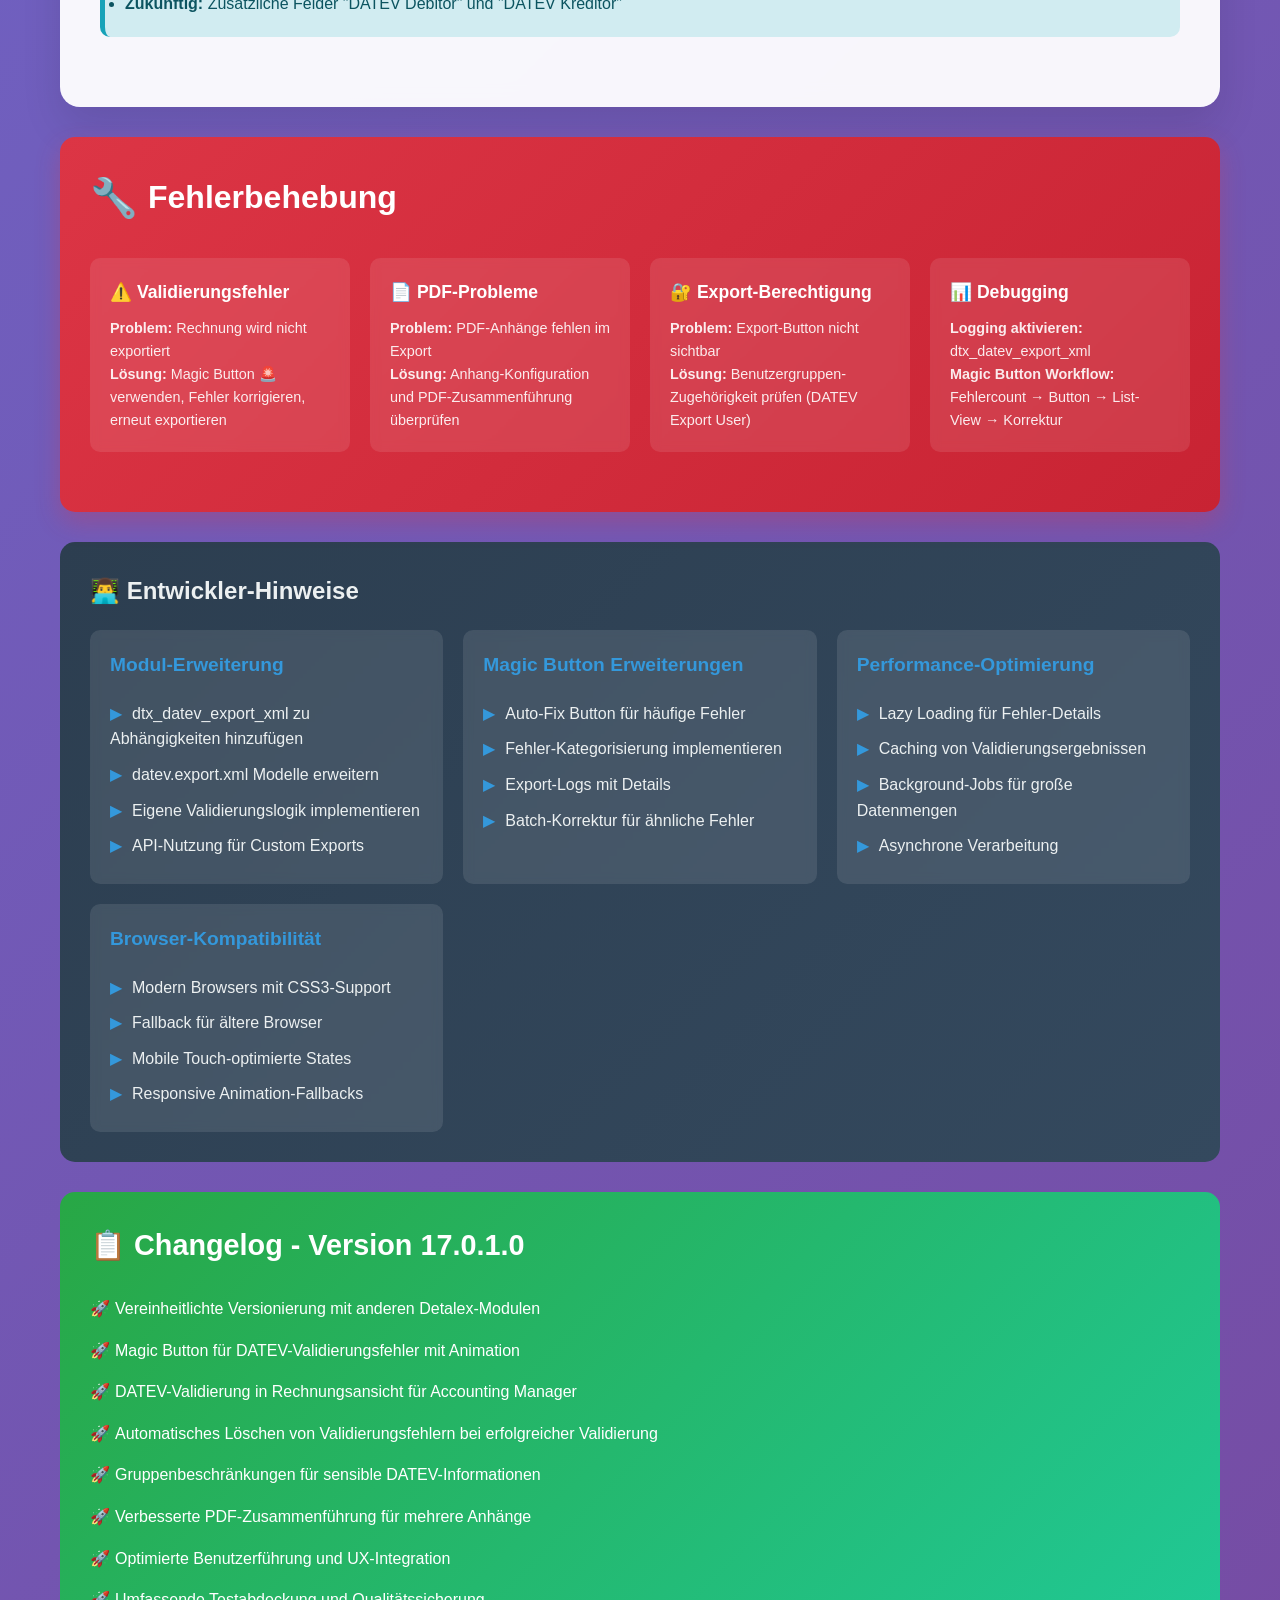
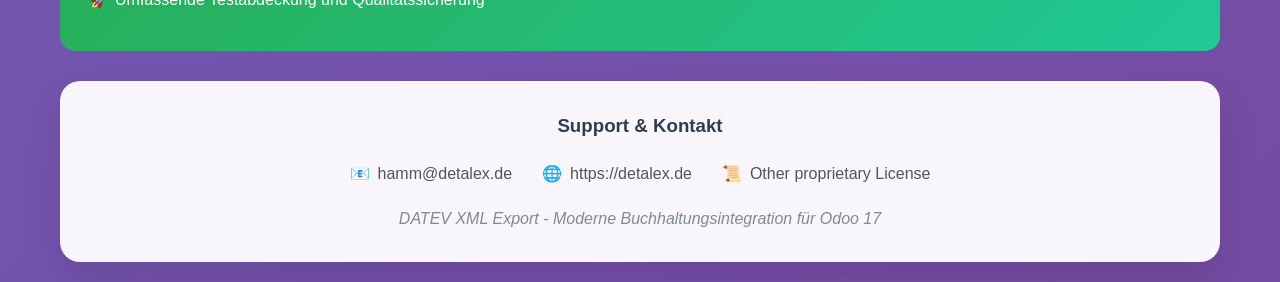
<file: dtx_datev_export_xml/static/description/overview.html>
<!DOCTYPE html>
<html lang="de">
<head>
    <meta charset="UTF-8">
    <meta name="viewport" content="width=device-width, initial-scale=1.0">
    <title>DATEV XML Export - Detalex GmbH</title>
    <style>
        * {
            margin: 0;
            padding: 0;
            box-sizing: border-box;
        }

        body {
            font-family: 'Segoe UI', Tahoma, Geneva, Verdana, sans-serif;
            line-height: 1.6;
            color: #333;
            background: linear-gradient(135deg, #667eea 0%, #764ba2 100%);
            min-height: 100vh;
        }

        .container {
            max-width: 1200px;
            margin: 0 auto;
            padding: 20px;
        }

        .header {
            background: rgba(255, 255, 255, 0.95);
            backdrop-filter: blur(10px);
            border-radius: 20px;
            padding: 40px;
            margin-bottom: 30px;
            box-shadow: 0 20px 40px rgba(0, 0, 0, 0.1);
            text-align: center;
        }

        .header h1 {
            color: #2c3e50;
            font-size: 3em;
            margin-bottom: 10px;
            font-weight: 700;
        }

        .version-badge {
            display: inline-block;
            background: linear-gradient(135deg, #667eea, #764ba2);
            color: white;
            padding: 8px 20px;
            border-radius: 25px;
            font-weight: bold;
            margin: 10px;
            box-shadow: 0 4px 15px rgba(102, 126, 234, 0.4);
        }

        .company-info {
            color: #7f8c8d;
            margin-top: 20px;
            font-size: 1.1em;
        }

        .main-content {
            background: rgba(255, 255, 255, 0.95);
            backdrop-filter: blur(10px);
            border-radius: 20px;
            padding: 40px;
            margin-bottom: 30px;
            box-shadow: 0 20px 40px rgba(0, 0, 0, 0.1);
        }

        .description {
            font-size: 1.2em;
            color: #2c3e50;
            margin-bottom: 40px;
            text-align: center;
            padding: 20px;
            background: linear-gradient(135deg, #f8f9fa, #e9ecef);
            border-radius: 15px;
            border-left: 5px solid #667eea;
        }

        .nav-grid {
            display: grid;
            grid-template-columns: repeat(auto-fit, minmax(300px, 1fr));
            gap: 20px;
            margin-bottom: 40px;
        }

        .nav-card {
            background: linear-gradient(135deg, #ffffff, #f8f9fa);
            border-radius: 15px;
            padding: 25px;
            box-shadow: 0 10px 25px rgba(0, 0, 0, 0.1);
            transition: all 0.3s ease;
            cursor: pointer;
            border: 2px solid transparent;
        }

        .nav-card:hover {
            transform: translateY(-5px);
            box-shadow: 0 15px 35px rgba(0, 0, 0, 0.15);
            border-color: #667eea;
        }

        .nav-card h3 {
            color: #2c3e50;
            margin-bottom: 15px;
            font-size: 1.3em;
            display: flex;
            align-items: center;
        }

        .nav-card .icon {
            font-size: 1.5em;
            margin-right: 10px;
            color: #667eea;
        }

        .nav-card ul {
            list-style: none;
            color: #555;
        }

        .nav-card li {
            padding: 5px 0;
            padding-left: 20px;
            position: relative;
        }

        .nav-card li:before {
            content: "✓";
            position: absolute;
            left: 0;
            color: #28a745;
            font-weight: bold;
        }

        .magic-button-section {
            background: linear-gradient(135deg, #dc3545, #c82333);
            color: white;
            border-radius: 15px;
            padding: 30px;
            margin: 30px 0;
            box-shadow: 0 10px 25px rgba(220, 53, 69, 0.3);
            position: relative;
            overflow: hidden;
        }

        .magic-button-section::before {
            content: "";
            position: absolute;
            top: 0;
            left: -100%;
            width: 100%;
            height: 100%;
            background: linear-gradient(90deg, transparent, rgba(255, 255, 255, 0.2), transparent);
            animation: shine 3s infinite;
        }

        @keyframes shine {
            0% { left: -100%; }
            50% { left: 100%; }
            100% { left: 100%; }
        }

        .magic-button-section h2 {
            font-size: 2em;
            margin-bottom: 20px;
            display: flex;
            align-items: center;
        }

        .magic-button-section .emoji {
            font-size: 1.2em;
            margin-right: 10px;
            animation: pulse 2s infinite;
        }

        @keyframes pulse {
            0% { transform: scale(1); }
            50% { transform: scale(1.1); }
            100% { transform: scale(1); }
        }

        .features-grid {
            display: grid;
            grid-template-columns: repeat(auto-fit, minmax(250px, 1fr));
            gap: 20px;
            margin: 30px 0;
        }

        .feature-card {
            background: rgba(255, 255, 255, 0.1);
            border-radius: 10px;
            padding: 20px;
            backdrop-filter: blur(5px);
        }

        .feature-card h4 {
            color: #fff;
            margin-bottom: 10px;
            font-size: 1.1em;
        }

        .feature-card p {
            color: rgba(255, 255, 255, 0.9);
            font-size: 0.9em;
        }

        .tech-specs {
            background: linear-gradient(135deg, #2c3e50, #34495e);
            color: white;
            border-radius: 15px;
            padding: 30px;
            margin: 30px 0;
        }

        .tech-specs h2 {
            margin-bottom: 20px;
            color: #ecf0f1;
        }

        .tech-grid {
            display: grid;
            grid-template-columns: repeat(auto-fit, minmax(300px, 1fr));
            gap: 20px;
        }

        .tech-item {
            background: rgba(255, 255, 255, 0.1);
            border-radius: 10px;
            padding: 20px;
            backdrop-filter: blur(5px);
        }

        .tech-item h4 {
            color: #3498db;
            margin-bottom: 15px;
            font-size: 1.2em;
        }

        .tech-item ul {
            list-style: none;
        }

        .tech-item li {
            padding: 5px 0;
            color: #ecf0f1;
        }

        .tech-item li:before {
            content: "▶";
            margin-right: 10px;
            color: #3498db;
        }

        .footer {
            background: rgba(255, 255, 255, 0.95);
            backdrop-filter: blur(10px);
            border-radius: 20px;
            padding: 30px;
            text-align: center;
            box-shadow: 0 20px 40px rgba(0, 0, 0, 0.1);
        }

        .footer h3 {
            color: #2c3e50;
            margin-bottom: 15px;
        }

        .contact-info {
            display: flex;
            justify-content: center;
            gap: 30px;
            flex-wrap: wrap;
            margin-top: 20px;
        }

        .contact-item {
            display: flex;
            align-items: center;
            color: #555;
        }

        .contact-item .icon {
            margin-right: 8px;
            color: #667eea;
        }

        .responsive-image {
            max-width: 100%;
            height: auto;
            border-radius: 10px;
            box-shadow: 0 10px 25px rgba(0, 0, 0, 0.15);
            margin: 20px 0;
        }

        @media (max-width: 768px) {
            .header h1 {
                font-size: 2em;
            }

            .nav-grid {
                grid-template-columns: 1fr;
            }

            .contact-info {
                flex-direction: column;
                gap: 15px;
            }
        }

        .changelog {
            background: linear-gradient(135deg, #28a745, #20c997);
            color: white;
            border-radius: 15px;
            padding: 30px;
            margin: 30px 0;
        }

        .changelog h2 {
            margin-bottom: 20px;
            font-size: 1.8em;
        }

        .changelog ul {
            list-style: none;
        }

        .changelog li {
            padding: 8px 0;
            padding-left: 25px;
            position: relative;
        }

        .changelog li:before {
            content: "🚀";
            position: absolute;
            left: 0;
        }
    </style>
</head>
<body>
    <div class="container">
        <!-- Header -->
        <div class="header">
            <h1>DATEV XML Export</h1>
            <div class="version-badge">Version 17.0.1.0</div>
            <div class="company-info">
                <strong>Detalex GmbH</strong> | Dietmar Hamm (hamm@detalex.de)<br>
                <a href="https://detalex.de" target="_blank" style="color: #667eea; text-decoration: none;">🌐 detalex.de</a>
            </div>
        </div>

        <!-- Main Description -->
        <div class="main-content">
            <div class="description">
                Das <strong>DATEV XML Export</strong> Addon stellt erweiterte Funktionalitäten für den Export von Rechnungen und Belegen in das deutsche DATEV-System über die moderne XML-Schnittstelle mit Unterstützung für digitalisierte Belege bereit. Diese Lösung ermöglicht den strukturierten Transfer von Buchhaltungsdaten und ersetzt schrittweise die ASCII-basierten Exporte.
            </div>

            <!-- Navigation Grid -->
            <div class="nav-grid">
                <div class="nav-card">
                    <h3><span class="icon">📊</span>DATEV XML Export</h3>
                    <ul>
                        <li>Ausgangsrechnungen mit allen Positionen</li>
                        <li>Eingangsrechnungen und Belege</li>
                        <li>Gutschriften und Lastschriften</li>
                        <li>Digitalisierte Belege (PDF-Anhänge)</li>
                    </ul>
                </div>

                <div class="nav-card">
                    <h3><span class="icon">⚙️</span>Export-Management</h3>
                    <ul>
                        <li>Zeitraumbasierter Export</li>
                        <li>Einzelexport für Rechnungen</li>
                        <li>Batch-Verarbeitung</li>
                        <li>Export-Tracking</li>
                    </ul>
                </div>

                <div class="nav-card">
                    <h3><span class="icon">🔍</span>DATEV-Validierung</h3>
                    <ul>
                        <li>XSD-Validierung</li>
                        <li>Detaillierte Fehlermeldungen</li>
                        <li>Automatische Bereinigung</li>
                        <li>Gruppenbeschränkungen</li>
                    </ul>
                </div>

                <div class="nav-card">
                    <h3><span class="icon">📄</span>PDF-Verarbeitung</h3>
                    <ul>
                        <li>Automatisches Merging</li>
                        <li>Intelligente Attachment-Verarbeitung</li>
                        <li>Qualitätskontrolle</li>
                        <li>Optimierte Komprimierung</li>
                    </ul>
                </div>

                <div class="nav-card">
                    <h3><span class="icon">🔗</span>Integration</h3>
                    <ul>
                        <li>DATEV Unternehmen Online</li>
                        <li>Document Transfer App</li>
                        <li>XML-Standard Einhaltung</li>
                        <li>Deutsche Lokalisierung</li>
                    </ul>
                </div>

                <div class="nav-card">
                    <h3><span class="icon">🛠️</span>Workflow-Features</h3>
                    <ul>
                        <li>Fortschrittsverfolgung</li>
                        <li>Error-Recovery</li>
                        <li>Benutzerfreundliche UI</li>
                        <li>Massenoperationen</li>
                    </ul>
                </div>
            </div>
        </div>

        <!-- Magic Button Section -->
        <div class="magic-button-section">
            <h2><span class="emoji">🚨</span>Magic Button für DATEV Validierungsfehler</h2>
            <p style="font-size: 1.1em; margin-bottom: 20px;">
                Das DATEV XML Export Modul wurde mit einem <strong>magischen Button</strong> ausgestattet, der bei Validierungsfehlern erscheint und direkt zur Liste der problematischen Rechnungen führt.
            </p>

            <div class="features-grid">
                <div class="feature-card">
                    <h4>✨ Magische Features</h4>
                    <p>Erscheint nur bei Fehlern, auffälliges Design mit Puls-Animation, Hover-Effekte und Emoji-Integration</p>
                </div>

                <div class="feature-card">
                    <h4>📋 Verbesserte Fehler-Liste</h4>
                    <p>Rote Hervorhebung aller fehlerhaften Rechnungen mit zusätzlichen Informationen und Readonly-Modus</p>
                </div>

                <div class="feature-card">
                    <h4>🔄 Smart Workflow</h4>
                    <p>Export starten → Validierung → Magic Button → Fehler-Liste → Behebung → Erneute Validierung</p>
                </div>

                <div class="feature-card">
                    <h4>👁️ Visuelle Hinweise</h4>
                    <p>Rote Färbung, Puls-Animation, Emoji-Icons und interaktives Hover-Feedback für sofortige Erkennung</p>
                </div>
            </div>
        </div>

        <!-- Technical Specifications -->
        <div class="tech-specs">
            <h2>🔧 Technische Spezifikationen</h2>
            <div class="tech-grid">
                <div class="tech-item">
                    <h4>Modell-Erweiterungen</h4>
                    <ul>
                        <li>datev.export.xml (Hauptmodell)</li>
                        <li>account.move (DATEV-Funktionalität)</li>
                        <li>Mail-Integration</li>
                        <li>Activity-Tracking</li>
                    </ul>
                </div>

                <div class="tech-item">
                    <h4>Export-Workflow</h4>
                    <ul>
                        <li>XSD-Schema-Validierung</li>
                        <li>Strukturierte XML-Generierung</li>
                        <li>PDF-Anhang-Verarbeitung</li>
                        <li>ZIP-Paket-Erstellung</li>
                    </ul>
                </div>

                <div class="tech-item">
                    <h4>Benutzeroberfläche</h4>
                    <ul>
                        <li>Magic Button CSS-Animationen</li>
                        <li>Responsive Design</li>
                        <li>Error-Handling UI</li>
                        <li>Progress-Tracking</li>
                    </ul>
                </div>

                <div class="tech-item">
                    <h4>Sicherheit & Berechtigung</h4>
                    <ul>
                        <li>DATEV Export User</li>
                        <li>DATEV Export Manager</li>
                        <li>Accounting Manager</li>
                        <li>Gruppenbeschränkungen</li>
                    </ul>
                </div>
            </div>
        </div>

        <!-- Detaillierte Funktionen -->
        <div class="main-content">
            <h2 style="color: #2c3e50; margin-bottom: 25px; font-size: 2.2em;">🔍 Funktionen detailliert</h2>

            <div style="background: #fff3cd; border-left: 5px solid #ffc107; padding: 20px; margin: 20px 0; border-radius: 10px;">
                <h3 style="color: #856404; margin-bottom: 10px;">⚠️ Einschränkungen der DATEV XML-Schnittstelle</h3>
                <p style="color: #856404;">Die DATEV XML-Schnittstelle kann folgende Anwendungsfälle nicht abdecken:</p>
                <ul style="margin-top: 10px; color: #856404;">
                    <li>Reine Sachkontenbuchungen (Sachkonto zu Sachkonto, z.B. Zahlungsbuchungen)</li>
                    <li>Stammdatenübertragung für Geschäftspartner (Kunden/Kreditoren)</li>
                    <li>Bestimmte §13b UStG-Fälle (siehe zulässige Steuercodes für DATEV Unternehmen Online)</li>
                </ul>
            </div>

            <div class="nav-grid">
                <div class="nav-card">
                    <h3><span class="icon">🎯</span>Export per Assistent</h3>
                    <p style="margin-bottom: 15px;">Der Hauptexport erfolgt über den <strong>DATEV XML Export</strong> Assistenten:</p>
                    <ul>
                        <li>Menü: Rechnungsstellung > Berichte > DATEV XML Export</li>
                        <li>Filter nach Rechnungstypen und Zeitraum</li>
                        <li>XSD-Schema-Validierung (empfohlen)</li>
                        <li>ZIP-Datei für produktive DATEV-Systeme</li>
                    </ul>
                </div>

                <div class="nav-card">
                    <h3><span class="icon">🔧</span>Manueller Export</h3>
                    <p style="margin-bottom: 15px;">Export einzelner Rechnungen über Aktions-Dropdown:</p>
                    <ul>
                        <li>Direkter Export aus Rechnungslisten</li>
                        <li>Automatische Typenerkennung</li>
                        <li>ZIP-Download für DATEV Transfer</li>
                        <li>XSD-Prüfung mit Fehlerbehandlung</li>
                    </ul>
                </div>

                <div class="nav-card">
                    <h3><span class="icon">📥</span>DATEV Import</h3>
                    <p style="margin-bottom: 15px;">Voraussetzungen für erfolgreichen Import:</p>
                    <ul>
                        <li>DATEV Unternehmen Online aktiviert</li>
                        <li>Erweiterte Einstellungen konfiguriert</li>
                        <li>DATEV Belegtransfer installiert</li>
                        <li>XML-Schnittstelle aktiviert</li>
                    </ul>
                </div>
            </div>
        </div>

        <!-- Installation und Konfiguration -->
        <div class="tech-specs">
            <h2>🛠️ Installation und Konfiguration</h2>
            <div class="tech-grid">
                <div class="tech-item">
                    <h4>Erforderliche Module</h4>
                    <ul>
                        <li>dtx_datev_export (Basis-Modul)</li>
                        <li>account (Buchhaltung)</li>
                        <li>stock (Lager)</li>
                        <li>l10n_de (Deutsche Lokalisierung)</li>
                        <li>contacts (Kontakte)</li>
                    </ul>
                </div>

                <div class="tech-item">
                    <h4>DATEV-Grundeinstellungen</h4>
                    <ul>
                        <li>Einstellungen → Buchhaltung → DATEV Export</li>
                        <li>Berater-Nummer (1000-9999999)</li>
                        <li>Mandanten-Nummer (0-99999)</li>
                        <li>XML-Export-Einstellungen</li>
                    </ul>
                </div>

                <div class="tech-item">
                    <h4>Benutzerberechtigungen</h4>
                    <ul>
                        <li>DATEV Export User</li>
                        <li>DATEV Export Manager</li>
                        <li>Accounting Manager</li>
                        <li>Gruppenbeschränkungen</li>
                    </ul>
                </div>

                <div class="tech-item">
                    <h4>Verwendung</h4>
                    <ul>
                        <li>Einzelexport aus Rechnungen</li>
                        <li>Zeitraumexport über Assistenten</li>
                        <li>Magic Buttons für Fehlerbehandlung</li>
                        <li>Fortschrittsverfolgung</li>
                    </ul>
                </div>
            </div>
        </div>

        <!-- DATEV Integration -->
        <div class="main-content">
            <h2 style="color: #2c3e50; margin-bottom: 25px; font-size: 2.2em;">🔗 DATEV-Integration</h2>

            <div class="nav-grid">
                <div class="nav-card">
                    <h3><span class="icon">📋</span>Belegtransfer Setup</h3>
                    <ul>
                        <li>DATEV Belegtransfer öffnen</li>
                        <li>"Verzeichnisse anlegen" Dialog</li>
                        <li>Mandant auswählen und konfigurieren</li>
                        <li>XML-Schnittstelle aktivieren</li>
                    </ul>
                </div>

                <div class="nav-card">
                    <h3><span class="icon">📤</span>Dateien übertragen</h3>
                    <ul>
                        <li>ZIP-Dateien im richtigen Verzeichnis platzieren</li>
                        <li>Rechtsklick → "Belege hochladen"</li>
                        <li>Upload-Erfolg über Protokoll prüfen</li>
                        <li>Automatischer Import in DATEV UO</li>
                    </ul>
                </div>

                <div class="nav-card">
                    <h3><span class="icon">📊</span>Buchungssätze</h3>
                    <ul>
                        <li>Bereitstellen in DATEV Unternehmen Online</li>
                        <li>Abruf über Mandantenergänzung</li>
                        <li>Buchungsvorschläge bearbeiten</li>
                        <li>Automatische Stapel-Verarbeitung</li>
                    </ul>
                </div>

                <div class="nav-card">
                    <h3><span class="icon">🔍</span>Fehlerbehandlung</h3>
                    <ul>
                        <li>Fehler an der Quelle (Odoo) korrigieren</li>
                        <li>Korrigierten Buchungsstapel bereitstellen</li>
                        <li>Import-Protokoll überprüfen</li>
                        <li>Saldenliste abgleichen</li>
                    </ul>
                </div>
            </div>

            <div style="background: #d1ecf1; border-left: 5px solid #17a2b8; padding: 20px; margin: 30px 0; border-radius: 10px;">
                <h3 style="color: #0c5460; margin-bottom: 15px;">💡 Empfohlene Konteneinrichtung</h3>
                <ul style="color: #0c5460;">
                    <li><strong>Debitorenkonten:</strong> DATEV-Nummerlogik verwenden (z.B. 1410/1205 → 69999)</li>
                    <li><strong>Kreditorenkonten:</strong> DATEV-Nummerlogik verwenden (z.B. 1610/3301 → 99999)</li>
                    <li><strong>Zukünftig:</strong> Zusätzliche Felder "DATEV Debitor" und "DATEV Kreditor"</li>
                </ul>
            </div>
        </div>

        <!-- Fehlerbehebung -->
        <div class="magic-button-section">
            <h2><span class="emoji">🔧</span>Fehlerbehebung</h2>

            <div class="features-grid">
                <div class="feature-card">
                    <h4>⚠️ Validierungsfehler</h4>
                    <p><strong>Problem:</strong> Rechnung wird nicht exportiert<br>
                    <strong>Lösung:</strong> Magic Button 🚨 verwenden, Fehler korrigieren, erneut exportieren</p>
                </div>

                <div class="feature-card">
                    <h4>📄 PDF-Probleme</h4>
                    <p><strong>Problem:</strong> PDF-Anhänge fehlen im Export<br>
                    <strong>Lösung:</strong> Anhang-Konfiguration und PDF-Zusammenführung überprüfen</p>
                </div>

                <div class="feature-card">
                    <h4>🔐 Export-Berechtigung</h4>
                    <p><strong>Problem:</strong> Export-Button nicht sichtbar<br>
                    <strong>Lösung:</strong> Benutzergruppen-Zugehörigkeit prüfen (DATEV Export User)</p>
                </div>

                <div class="feature-card">
                    <h4>📊 Debugging</h4>
                    <p><strong>Logging aktivieren:</strong> dtx_datev_export_xml<br>
                    <strong>Magic Button Workflow:</strong> Fehlercount → Button → List-View → Korrektur</p>
                </div>
            </div>
        </div>

        <!-- Entwickler-Hinweise -->
        <div class="tech-specs">
            <h2>👨‍💻 Entwickler-Hinweise</h2>
            <div class="tech-grid">
                <div class="tech-item">
                    <h4>Modul-Erweiterung</h4>
                    <ul>
                        <li>dtx_datev_export_xml zu Abhängigkeiten hinzufügen</li>
                        <li>datev.export.xml Modelle erweitern</li>
                        <li>Eigene Validierungslogik implementieren</li>
                        <li>API-Nutzung für Custom Exports</li>
                    </ul>
                </div>

                <div class="tech-item">
                    <h4>Magic Button Erweiterungen</h4>
                    <ul>
                        <li>Auto-Fix Button für häufige Fehler</li>
                        <li>Fehler-Kategorisierung implementieren</li>
                        <li>Export-Logs mit Details</li>
                        <li>Batch-Korrektur für ähnliche Fehler</li>
                    </ul>
                </div>

                <div class="tech-item">
                    <h4>Performance-Optimierung</h4>
                    <ul>
                        <li>Lazy Loading für Fehler-Details</li>
                        <li>Caching von Validierungsergebnissen</li>
                        <li>Background-Jobs für große Datenmengen</li>
                        <li>Asynchrone Verarbeitung</li>
                    </ul>
                </div>

                <div class="tech-item">
                    <h4>Browser-Kompatibilität</h4>
                    <ul>
                        <li>Modern Browsers mit CSS3-Support</li>
                        <li>Fallback für ältere Browser</li>
                        <li>Mobile Touch-optimierte States</li>
                        <li>Responsive Animation-Fallbacks</li>
                    </ul>
                </div>
            </div>
        </div>

        <!-- Changelog -->
        <div class="changelog">
            <h2>📋 Changelog - Version 17.0.1.0</h2>
            <ul>
                <li>Vereinheitlichte Versionierung mit anderen Detalex-Modulen</li>
                <li>Magic Button für DATEV-Validierungsfehler mit Animation</li>
                <li>DATEV-Validierung in Rechnungsansicht für Accounting Manager</li>
                <li>Automatisches Löschen von Validierungsfehlern bei erfolgreicher Validierung</li>
                <li>Gruppenbeschränkungen für sensible DATEV-Informationen</li>
                <li>Verbesserte PDF-Zusammenführung für mehrere Anhänge</li>
                <li>Optimierte Benutzerführung und UX-Integration</li>
                <li>Umfassende Testabdeckung und Qualitätssicherung</li>
            </ul>
        </div>

        <!-- Footer -->
        <div class="footer">
            <h3>Support & Kontakt</h3>
            <div class="contact-info">
                <div class="contact-item">
                    <span class="icon">📧</span>
                    <span>hamm@detalex.de</span>
                </div>
                <div class="contact-item">
                    <span class="icon">🌐</span>
                    <span>https://detalex.de</span>
                </div>
                <div class="contact-item">
                    <span class="icon">📜</span>
                    <span>Other proprietary License</span>
                </div>
            </div>
            <p style="margin-top: 20px; color: #7f8c8d; font-style: italic;">
                DATEV XML Export - Moderne Buchhaltungsintegration für Odoo 17
            </p>
        </div>
    </div>
</body>
</html>
</file>
